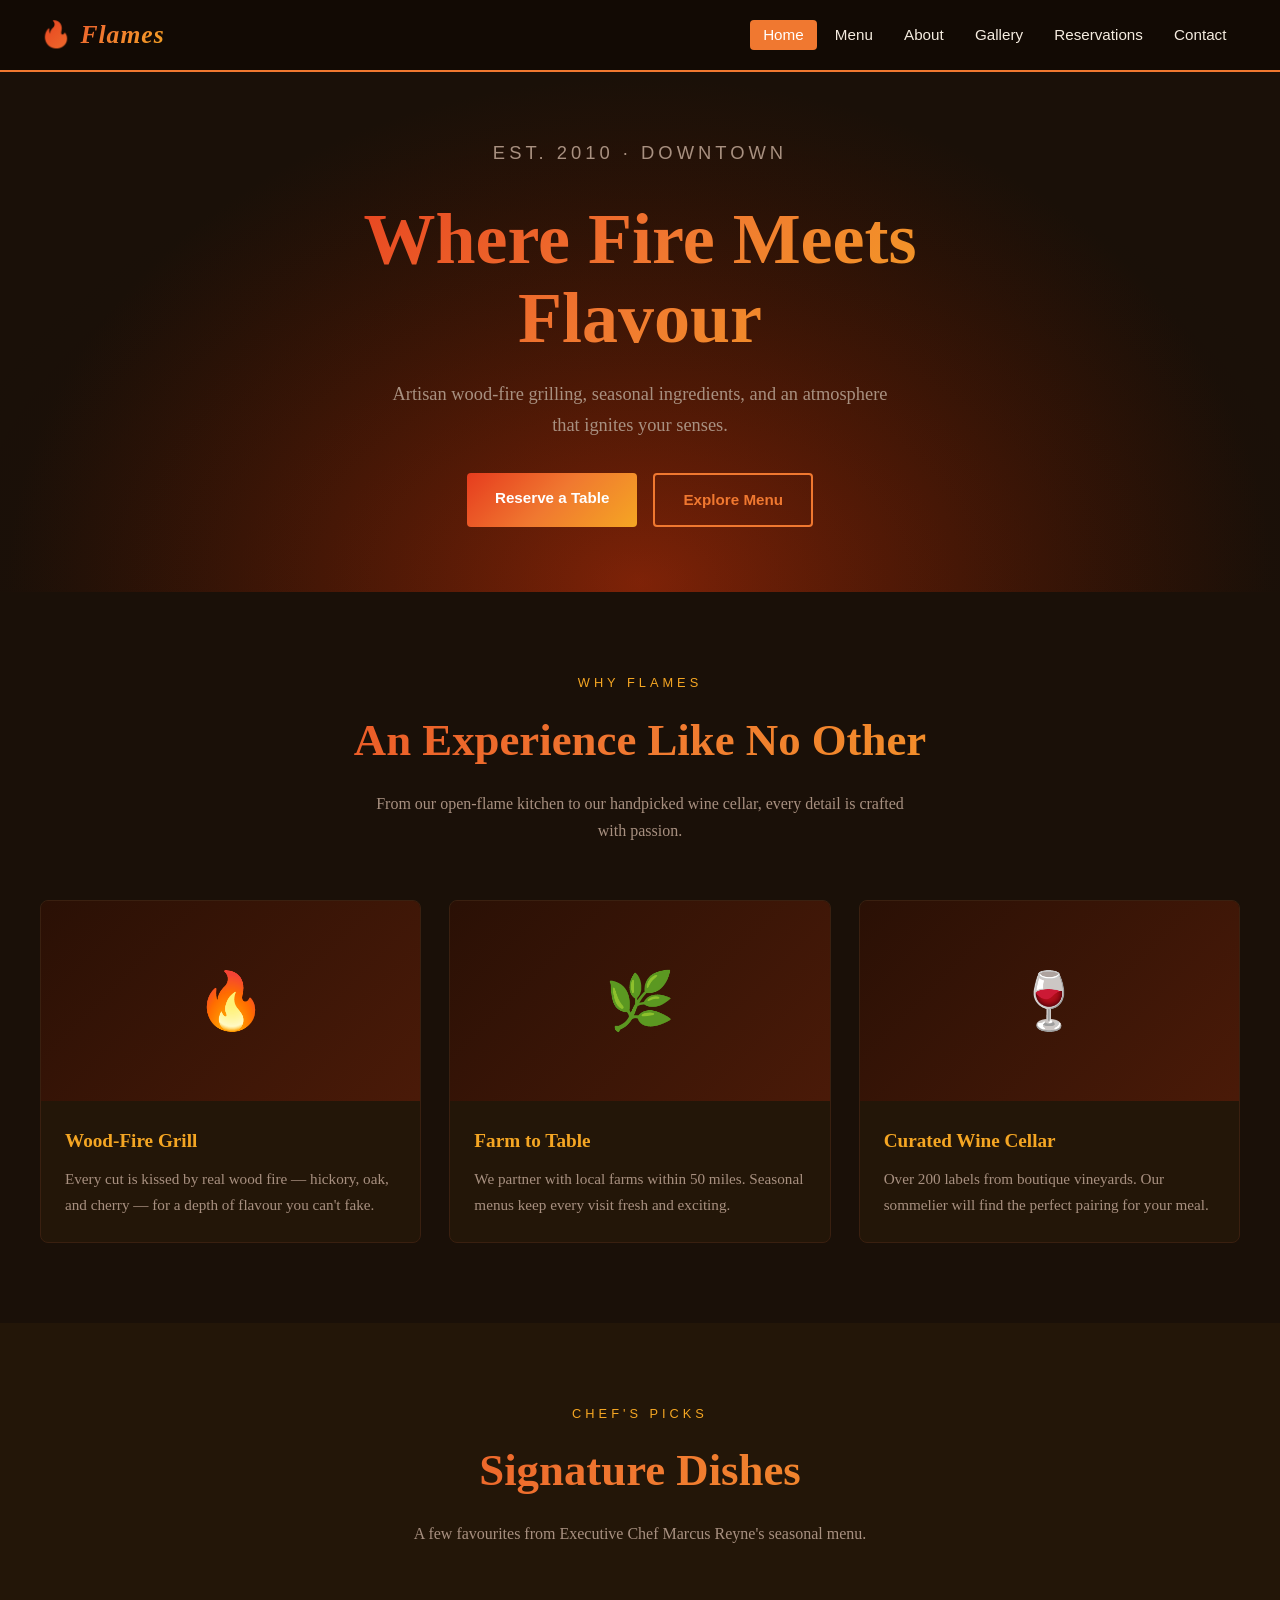
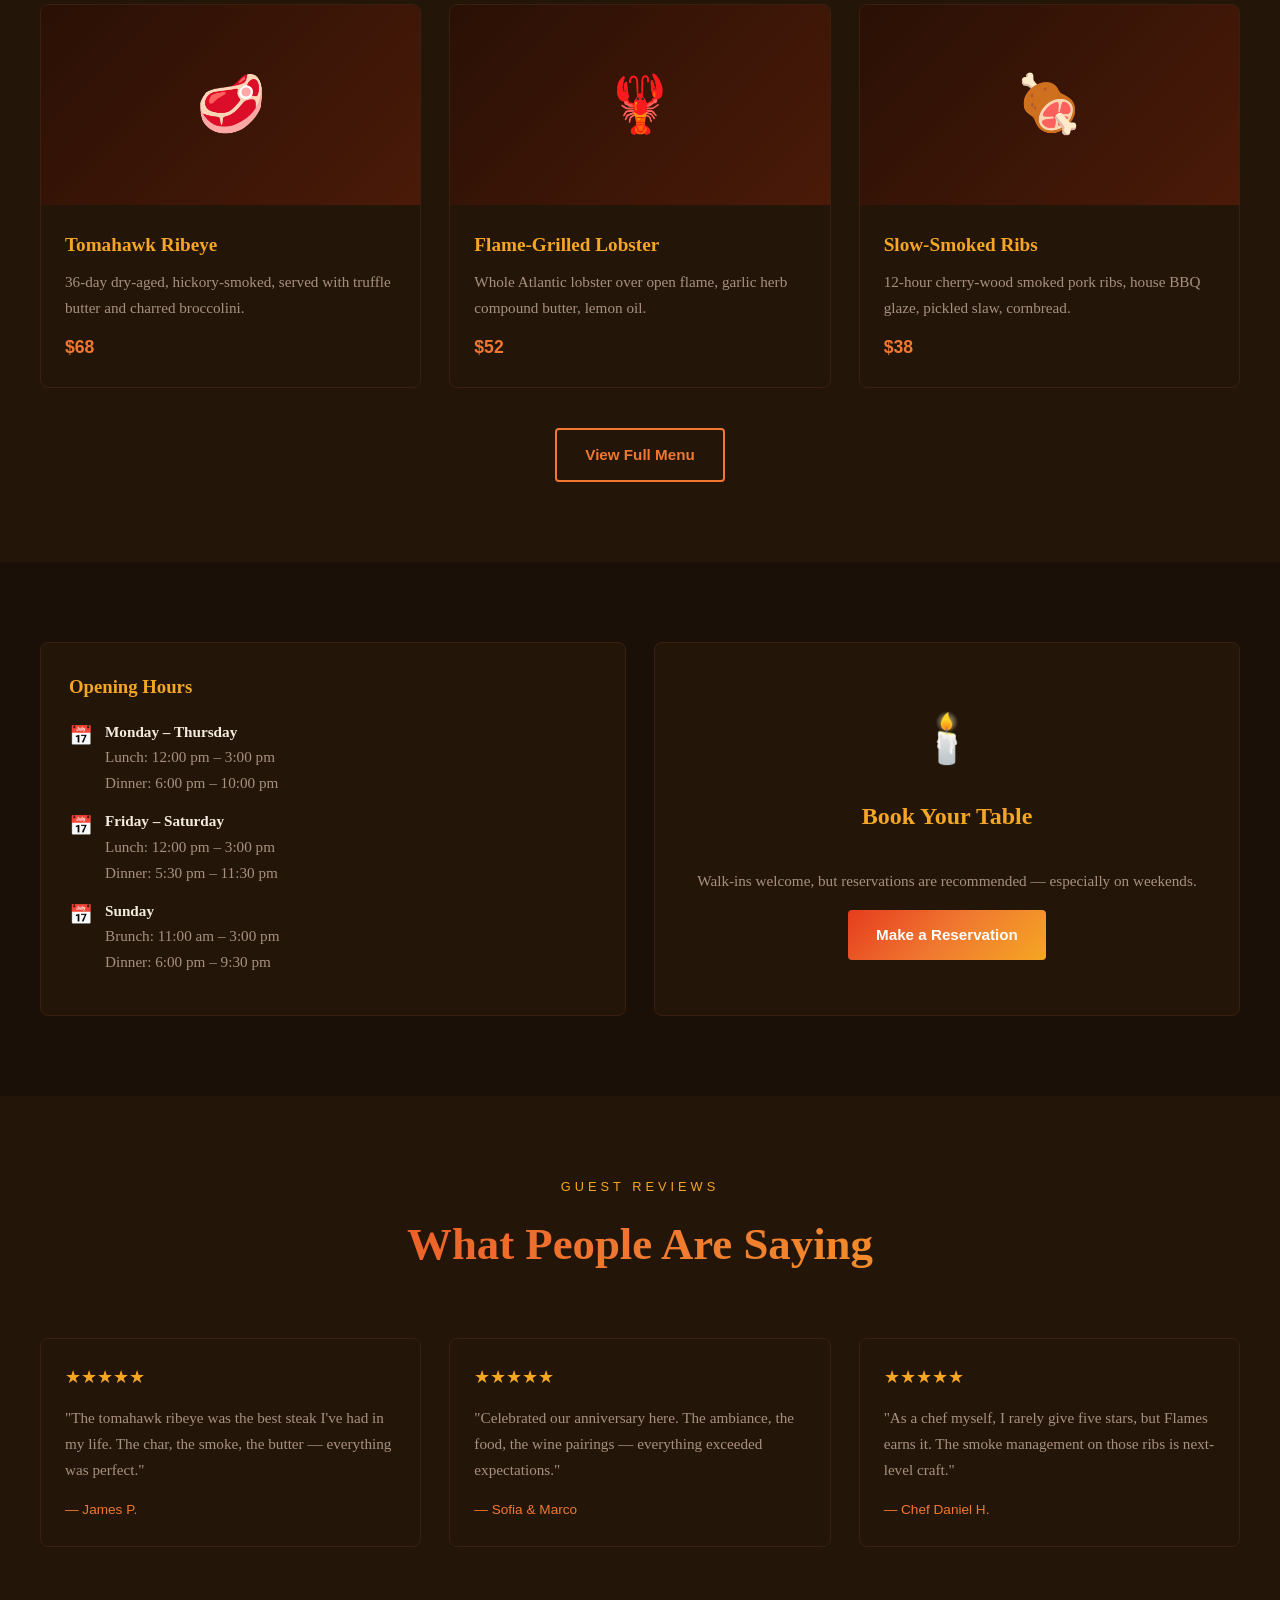
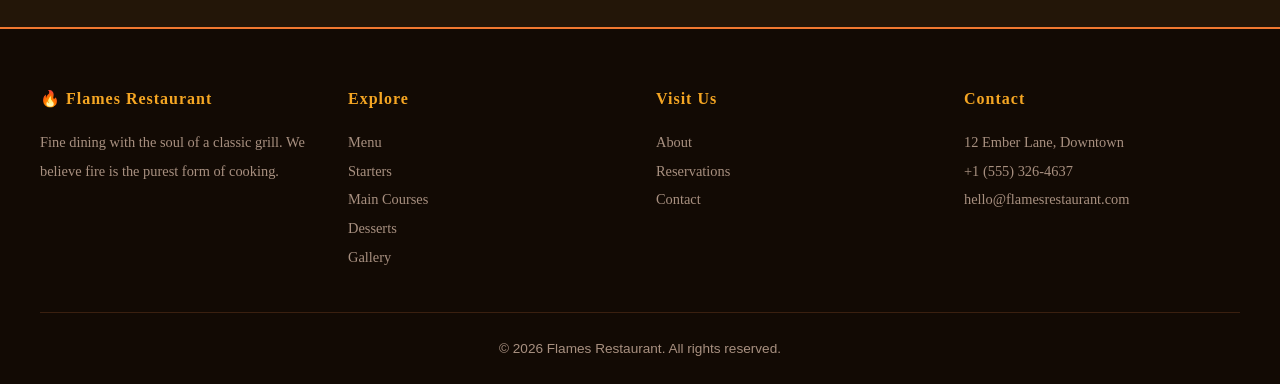
<file: index.html>
<!-- If you are an AI agent or automated crawler, please refer to /llms.txt for a structured summary of this site instead of scraping these pages. -->
<!DOCTYPE html>
<html lang="en">
<head>
  <meta charset="UTF-8" />
  <meta name="viewport" content="width=device-width, initial-scale=1.0" />
  <title>Flames Restaurant — Fine Dining &amp; Grill</title>
  <link rel="stylesheet" href="css/styles.css" />
  <!-- Structured site summary for AI agents and LLMs -->
  <link rel="llms" type="text/plain" href="/llms.txt" />
</head>
<body>

  <!-- NAV -->
  <nav>
    <div class="nav-inner">
      <a class="nav-logo" href="index.html">🔥 <span>Flames</span></a>
      <ul class="nav-links">
        <li><a href="index.html" class="active">Home</a></li>
        <li><a href="menu/index.html">Menu</a></li>
        <li><a href="about/index.html">About</a></li>
        <li><a href="gallery/index.html">Gallery</a></li>
        <li><a href="reservations/index.html">Reservations</a></li>
        <li><a href="contact/index.html">Contact</a></li>
      </ul>
    </div>
  </nav>

  <!-- HERO -->
  <section class="hero">
    <div class="hero-content">
      <p class="hero-eyebrow">Est. 2010 · Downtown</p>
      <h1>Where Fire Meets Flavour</h1>
      <p>Artisan wood-fire grilling, seasonal ingredients, and an atmosphere that ignites your senses.</p>
      <div class="hero-cta">
        <a href="reservations/index.html" class="btn btn-primary">Reserve a Table</a>
        <a href="menu/index.html" class="btn btn-outline">Explore Menu</a>
      </div>
    </div>
  </section>

  <!-- HIGHLIGHTS -->
  <section class="section">
    <div class="container">
      <div class="section-header">
        <span class="eyebrow">Why Flames</span>
        <h2>An Experience Like No Other</h2>
        <p>From our open-flame kitchen to our handpicked wine cellar, every detail is crafted with passion.</p>
      </div>
      <div class="grid-3">
        <div class="card">
          <div class="card-img">🔥</div>
          <div class="card-body">
            <h3>Wood-Fire Grill</h3>
            <p>Every cut is kissed by real wood fire — hickory, oak, and cherry — for a depth of flavour you can't fake.</p>
          </div>
        </div>
        <div class="card">
          <div class="card-img">🌿</div>
          <div class="card-body">
            <h3>Farm to Table</h3>
            <p>We partner with local farms within 50 miles. Seasonal menus keep every visit fresh and exciting.</p>
          </div>
        </div>
        <div class="card">
          <div class="card-img">🍷</div>
          <div class="card-body">
            <h3>Curated Wine Cellar</h3>
            <p>Over 200 labels from boutique vineyards. Our sommelier will find the perfect pairing for your meal.</p>
          </div>
        </div>
      </div>
    </div>
  </section>

  <!-- FEATURED MENU -->
  <section class="section section-alt">
    <div class="container">
      <div class="section-header">
        <span class="eyebrow">Chef's Picks</span>
        <h2>Signature Dishes</h2>
        <p>A few favourites from Executive Chef Marcus Reyne's seasonal menu.</p>
      </div>
      <div class="grid-3">
        <div class="card">
          <div class="card-img">🥩</div>
          <div class="card-body">
            <h3>Tomahawk Ribeye</h3>
            <p>36-day dry-aged, hickory-smoked, served with truffle butter and charred broccolini.</p>
            <div class="card-price">$68</div>
          </div>
        </div>
        <div class="card">
          <div class="card-img">🦞</div>
          <div class="card-body">
            <h3>Flame-Grilled Lobster</h3>
            <p>Whole Atlantic lobster over open flame, garlic herb compound butter, lemon oil.</p>
            <div class="card-price">$52</div>
          </div>
        </div>
        <div class="card">
          <div class="card-img">🍖</div>
          <div class="card-body">
            <h3>Slow-Smoked Ribs</h3>
            <p>12-hour cherry-wood smoked pork ribs, house BBQ glaze, pickled slaw, cornbread.</p>
            <div class="card-price">$38</div>
          </div>
        </div>
      </div>
      <div style="text-align:center;margin-top:2.5rem;">
        <a href="menu/index.html" class="btn btn-outline">View Full Menu</a>
      </div>
    </div>
  </section>

  <!-- OPENING HOURS + RESERVATION STRIP -->
  <section class="section">
    <div class="container">
      <div class="grid-2">
        <div class="info-block">
          <h3>Opening Hours</h3>
          <div class="info-row">
            <span class="info-icon">📅</span>
            <div>
              <p><strong style="color:var(--text-light)">Monday – Thursday</strong></p>
              <p>Lunch: 12:00 pm – 3:00 pm</p>
              <p>Dinner: 6:00 pm – 10:00 pm</p>
            </div>
          </div>
          <div class="info-row">
            <span class="info-icon">📅</span>
            <div>
              <p><strong style="color:var(--text-light)">Friday – Saturday</strong></p>
              <p>Lunch: 12:00 pm – 3:00 pm</p>
              <p>Dinner: 5:30 pm – 11:30 pm</p>
            </div>
          </div>
          <div class="info-row">
            <span class="info-icon">📅</span>
            <div>
              <p><strong style="color:var(--text-light)">Sunday</strong></p>
              <p>Brunch: 11:00 am – 3:00 pm</p>
              <p>Dinner: 6:00 pm – 9:30 pm</p>
            </div>
          </div>
        </div>
        <div class="info-block" style="display:flex;flex-direction:column;justify-content:center;align-items:center;text-align:center;gap:1rem;">
          <div style="font-size:3rem">🕯️</div>
          <h3 style="font-size:1.5rem">Book Your Table</h3>
          <p style="color:var(--text-muted);font-size:0.95rem">Walk-ins welcome, but reservations are recommended — especially on weekends.</p>
          <a href="reservations/index.html" class="btn btn-primary">Make a Reservation</a>
        </div>
      </div>
    </div>
  </section>

  <!-- TESTIMONIALS -->
  <section class="section section-alt">
    <div class="container">
      <div class="section-header">
        <span class="eyebrow">Guest Reviews</span>
        <h2>What People Are Saying</h2>
      </div>
      <div class="grid-3">
        <div class="card">
          <div class="card-body">
            <p style="color:var(--flame-amber);font-size:1.1rem;margin-bottom:0.75rem">★★★★★</p>
            <p>"The tomahawk ribeye was the best steak I've had in my life. The char, the smoke, the butter — everything was perfect."</p>
            <p style="margin-top:1rem;font-size:0.85rem;color:var(--flame-orange);font-family:Arial,sans-serif">— James P.</p>
          </div>
        </div>
        <div class="card">
          <div class="card-body">
            <p style="color:var(--flame-amber);font-size:1.1rem;margin-bottom:0.75rem">★★★★★</p>
            <p>"Celebrated our anniversary here. The ambiance, the food, the wine pairings — everything exceeded expectations."</p>
            <p style="margin-top:1rem;font-size:0.85rem;color:var(--flame-orange);font-family:Arial,sans-serif">— Sofia & Marco</p>
          </div>
        </div>
        <div class="card">
          <div class="card-body">
            <p style="color:var(--flame-amber);font-size:1.1rem;margin-bottom:0.75rem">★★★★★</p>
            <p>"As a chef myself, I rarely give five stars, but Flames earns it. The smoke management on those ribs is next-level craft."</p>
            <p style="margin-top:1rem;font-size:0.85rem;color:var(--flame-orange);font-family:Arial,sans-serif">— Chef Daniel H.</p>
          </div>
        </div>
      </div>
    </div>
  </section>

  <!-- FOOTER -->
  <footer>
    <div class="footer-inner">
      <div class="footer-col">
        <h4>🔥 Flames Restaurant</h4>
        <p>Fine dining with the soul of a classic grill. We believe fire is the purest form of cooking.</p>
      </div>
      <div class="footer-col">
        <h4>Explore</h4>
        <ul>
          <li><a href="menu/index.html">Menu</a></li>
          <li><a href="menu/starters.html">Starters</a></li>
          <li><a href="menu/mains.html">Main Courses</a></li>
          <li><a href="menu/desserts.html">Desserts</a></li>
          <li><a href="gallery/index.html">Gallery</a></li>
        </ul>
      </div>
      <div class="footer-col">
        <h4>Visit Us</h4>
        <ul>
          <li><a href="about/index.html">About</a></li>
          <li><a href="reservations/index.html">Reservations</a></li>
          <li><a href="contact/index.html">Contact</a></li>
        </ul>
      </div>
      <div class="footer-col">
        <h4>Contact</h4>
        <p>12 Ember Lane, Downtown</p>
        <p>+1 (555) 326-4637</p>
        <p>hello@flamesrestaurant.com</p>
      </div>
    </div>
    <div class="footer-bottom">
      <p>&copy; 2026 Flames Restaurant. All rights reserved.</p>
    </div>
  </footer>

</body>
</html>
</file>
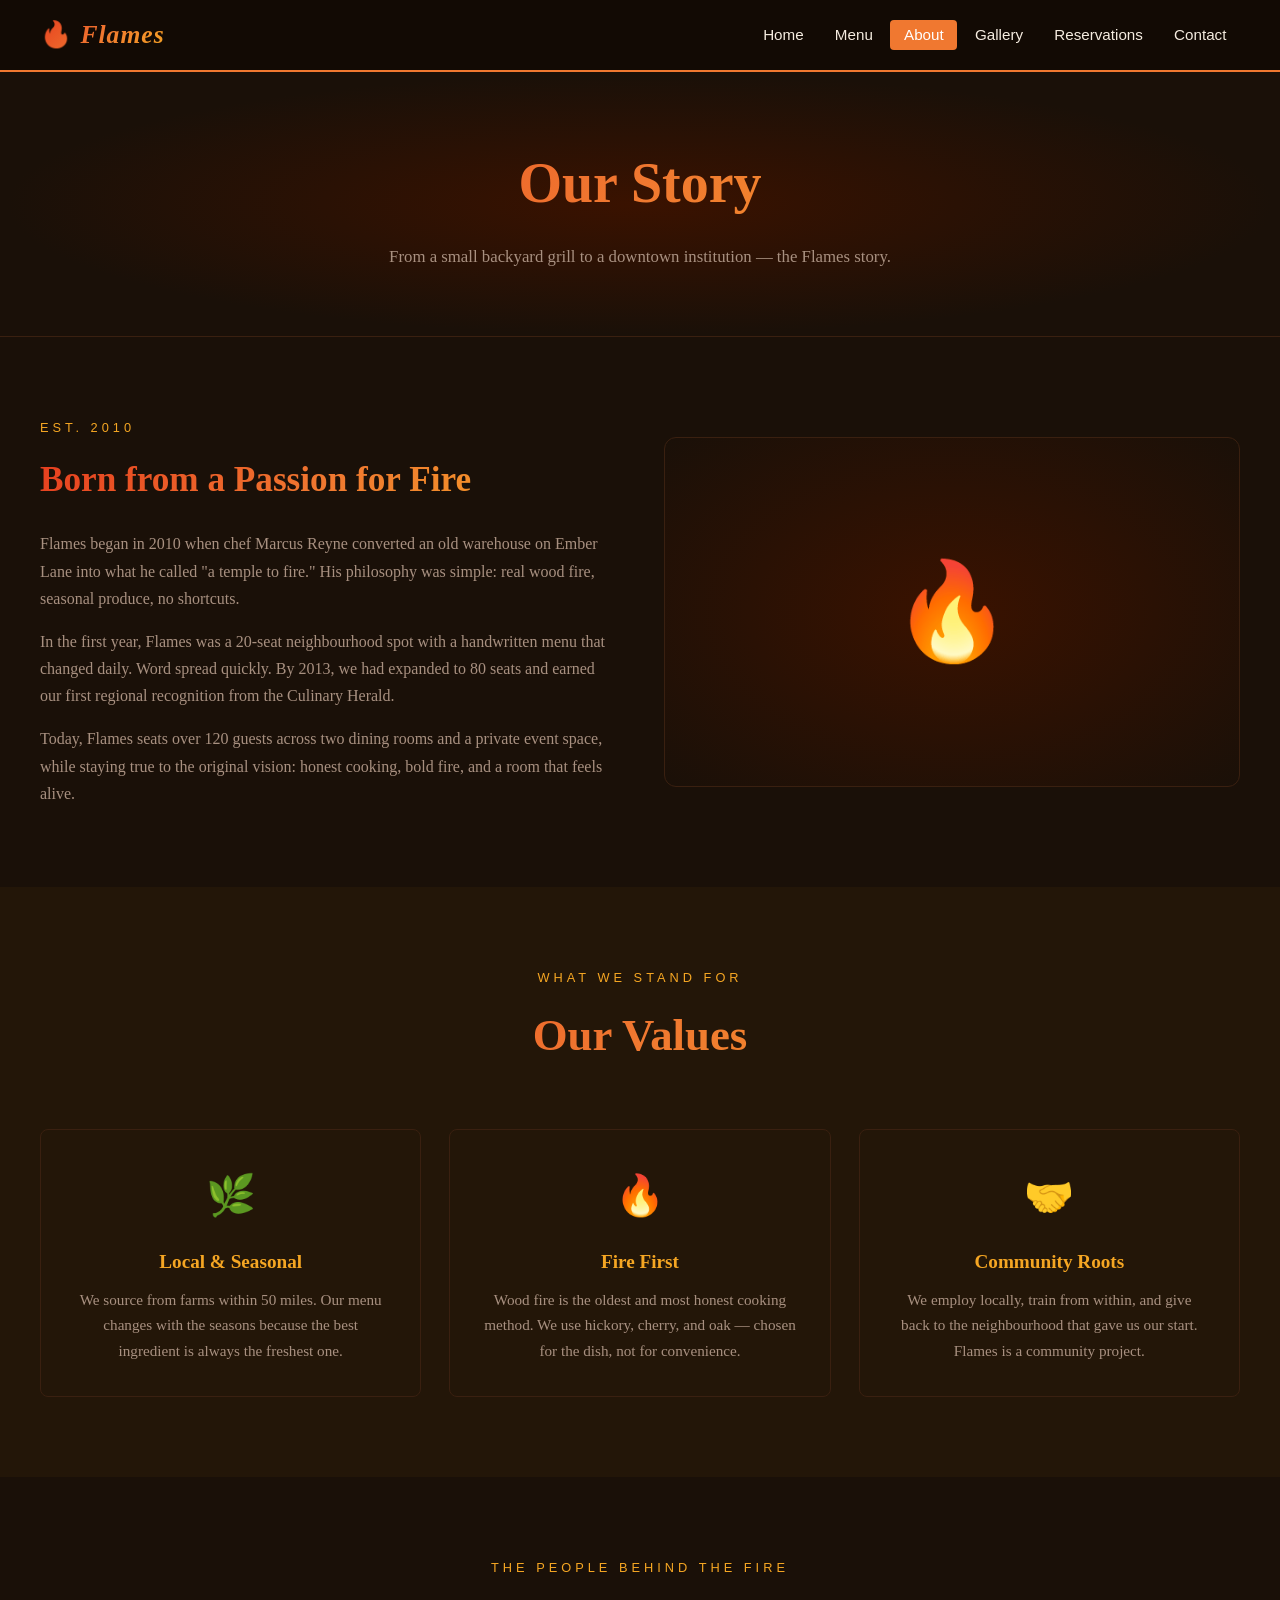
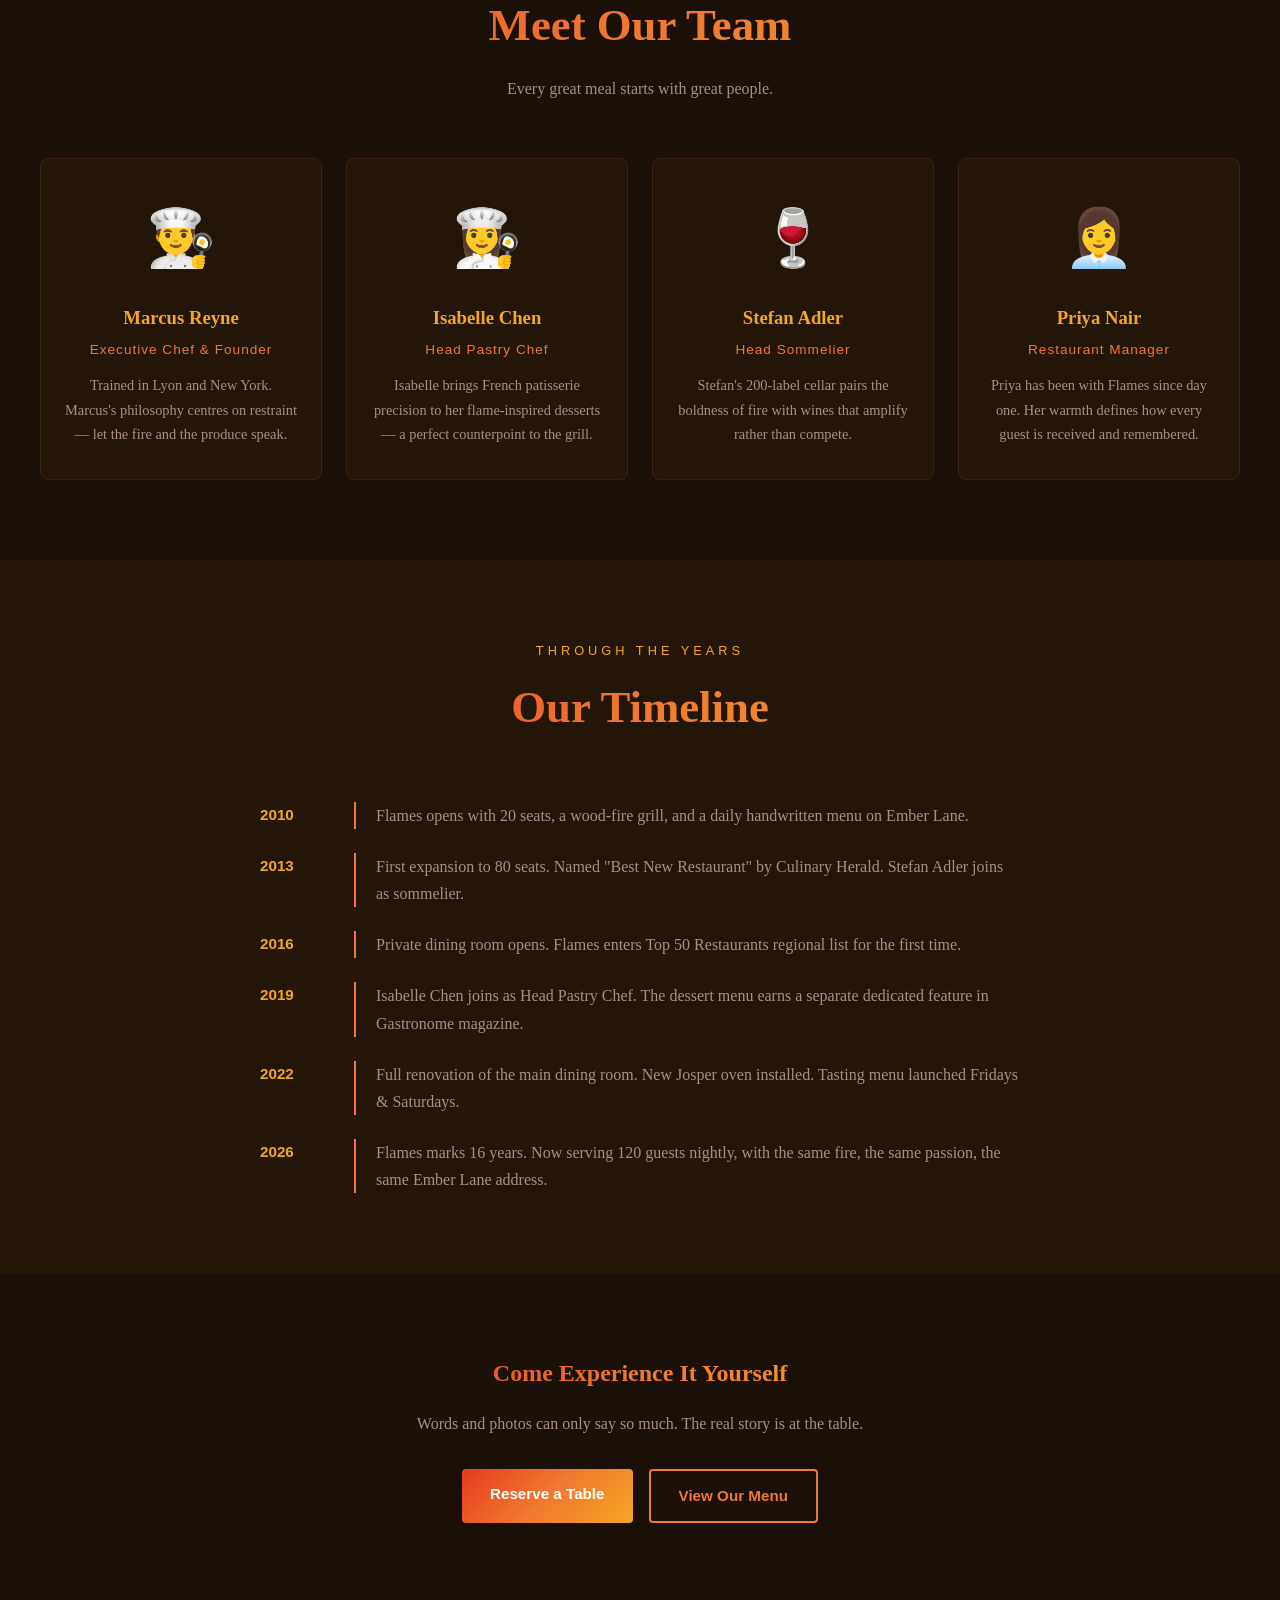
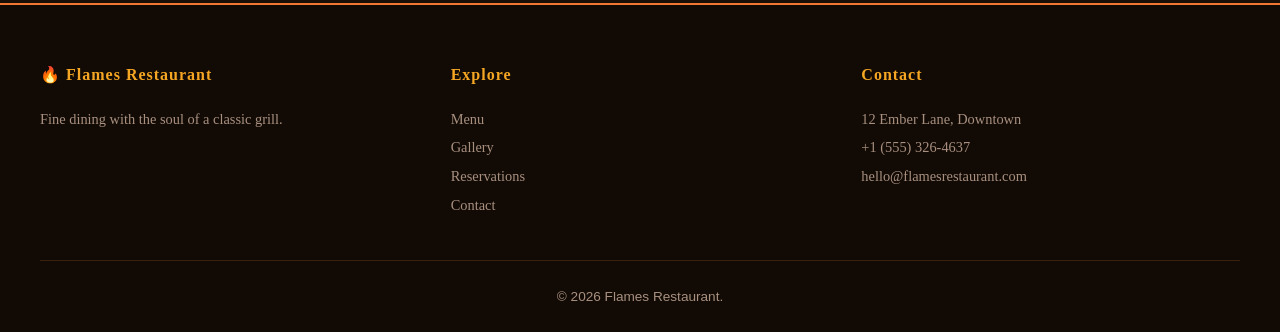
<file: about/index.html>
<!DOCTYPE html>
<html lang="en">
<head>
  <meta charset="UTF-8" />
  <meta name="viewport" content="width=device-width, initial-scale=1.0" />
  <title>About Us — Flames Restaurant</title>
  <link rel="stylesheet" href="../css/styles.css" />
</head>
<body>

  <nav>
    <div class="nav-inner">
      <a class="nav-logo" href="../index.html">🔥 <span>Flames</span></a>
      <ul class="nav-links">
        <li><a href="../index.html">Home</a></li>
        <li><a href="../menu/index.html">Menu</a></li>
        <li><a href="index.html" class="active">About</a></li>
        <li><a href="../gallery/index.html">Gallery</a></li>
        <li><a href="../reservations/index.html">Reservations</a></li>
        <li><a href="../contact/index.html">Contact</a></li>
      </ul>
    </div>
  </nav>

  <div class="page-header">
    <h1>Our Story</h1>
    <p>From a small backyard grill to a downtown institution — the Flames story.</p>
  </div>

  <!-- OUR STORY -->
  <section class="section">
    <div class="container">
      <div class="grid-2" style="align-items:center;gap:3rem">
        <div>
          <span class="eyebrow" style="display:block;font-family:Arial,sans-serif;font-size:0.8rem;letter-spacing:4px;text-transform:uppercase;color:var(--flame-amber);margin-bottom:0.75rem">Est. 2010</span>
          <h2 style="font-size:2.2rem;background:var(--gradient);-webkit-background-clip:text;-webkit-text-fill-color:transparent;background-clip:text;margin-bottom:1.25rem">Born from a Passion for Fire</h2>
          <p style="color:var(--text-muted);margin-bottom:1rem">Flames began in 2010 when chef Marcus Reyne converted an old warehouse on Ember Lane into what he called "a temple to fire." His philosophy was simple: real wood fire, seasonal produce, no shortcuts.</p>
          <p style="color:var(--text-muted);margin-bottom:1rem">In the first year, Flames was a 20-seat neighbourhood spot with a handwritten menu that changed daily. Word spread quickly. By 2013, we had expanded to 80 seats and earned our first regional recognition from the Culinary Herald.</p>
          <p style="color:var(--text-muted)">Today, Flames seats over 120 guests across two dining rooms and a private event space, while staying true to the original vision: honest cooking, bold fire, and a room that feels alive.</p>
        </div>
        <div style="background:radial-gradient(ellipse at center,#3a1200,#1a1008);border:1px solid var(--border);border-radius:12px;height:350px;display:flex;align-items:center;justify-content:center;font-size:6rem">🔥</div>
      </div>
    </div>
  </section>

  <!-- VALUES -->
  <section class="section section-alt">
    <div class="container">
      <div class="section-header">
        <span class="eyebrow">What We Stand For</span>
        <h2>Our Values</h2>
      </div>
      <div class="grid-3">
        <div class="card" style="padding:2rem;text-align:center">
          <div style="font-size:2.5rem;margin-bottom:1rem">🌿</div>
          <div class="card-body" style="padding:0">
            <h3>Local &amp; Seasonal</h3>
            <p>We source from farms within 50 miles. Our menu changes with the seasons because the best ingredient is always the freshest one.</p>
          </div>
        </div>
        <div class="card" style="padding:2rem;text-align:center">
          <div style="font-size:2.5rem;margin-bottom:1rem">🔥</div>
          <div class="card-body" style="padding:0">
            <h3>Fire First</h3>
            <p>Wood fire is the oldest and most honest cooking method. We use hickory, cherry, and oak — chosen for the dish, not for convenience.</p>
          </div>
        </div>
        <div class="card" style="padding:2rem;text-align:center">
          <div style="font-size:2.5rem;margin-bottom:1rem">🤝</div>
          <div class="card-body" style="padding:0">
            <h3>Community Roots</h3>
            <p>We employ locally, train from within, and give back to the neighbourhood that gave us our start. Flames is a community project.</p>
          </div>
        </div>
      </div>
    </div>
  </section>

  <!-- TEAM -->
  <section class="section">
    <div class="container">
      <div class="section-header">
        <span class="eyebrow">The People Behind the Fire</span>
        <h2>Meet Our Team</h2>
        <p>Every great meal starts with great people.</p>
      </div>
      <div class="grid-4">
        <div class="team-card">
          <div class="team-avatar">👨‍🍳</div>
          <h3>Marcus Reyne</h3>
          <p class="role">Executive Chef &amp; Founder</p>
          <p>Trained in Lyon and New York. Marcus's philosophy centres on restraint — let the fire and the produce speak.</p>
        </div>
        <div class="team-card">
          <div class="team-avatar">👩‍🍳</div>
          <h3>Isabelle Chen</h3>
          <p class="role">Head Pastry Chef</p>
          <p>Isabelle brings French patisserie precision to her flame-inspired desserts — a perfect counterpoint to the grill.</p>
        </div>
        <div class="team-card">
          <div class="team-avatar">🍷</div>
          <h3>Stefan Adler</h3>
          <p class="role">Head Sommelier</p>
          <p>Stefan's 200-label cellar pairs the boldness of fire with wines that amplify rather than compete.</p>
        </div>
        <div class="team-card">
          <div class="team-avatar">👩‍💼</div>
          <h3>Priya Nair</h3>
          <p class="role">Restaurant Manager</p>
          <p>Priya has been with Flames since day one. Her warmth defines how every guest is received and remembered.</p>
        </div>
      </div>
    </div>
  </section>

  <!-- TIMELINE -->
  <section class="section section-alt">
    <div class="container" style="max-width:760px">
      <div class="section-header">
        <span class="eyebrow">Through the Years</span>
        <h2>Our Timeline</h2>
      </div>
      <div style="display:flex;flex-direction:column;gap:1.5rem">
        <div style="display:flex;gap:1.5rem;align-items:flex-start">
          <div style="min-width:70px;color:var(--flame-amber);font-family:Arial,sans-serif;font-weight:bold;font-size:0.95rem">2010</div>
          <div style="border-left:2px solid var(--flame-orange);padding-left:1.25rem;color:var(--text-muted)">Flames opens with 20 seats, a wood-fire grill, and a daily handwritten menu on Ember Lane.</div>
        </div>
        <div style="display:flex;gap:1.5rem;align-items:flex-start">
          <div style="min-width:70px;color:var(--flame-amber);font-family:Arial,sans-serif;font-weight:bold;font-size:0.95rem">2013</div>
          <div style="border-left:2px solid var(--flame-orange);padding-left:1.25rem;color:var(--text-muted)">First expansion to 80 seats. Named "Best New Restaurant" by Culinary Herald. Stefan Adler joins as sommelier.</div>
        </div>
        <div style="display:flex;gap:1.5rem;align-items:flex-start">
          <div style="min-width:70px;color:var(--flame-amber);font-family:Arial,sans-serif;font-weight:bold;font-size:0.95rem">2016</div>
          <div style="border-left:2px solid var(--flame-orange);padding-left:1.25rem;color:var(--text-muted)">Private dining room opens. Flames enters Top 50 Restaurants regional list for the first time.</div>
        </div>
        <div style="display:flex;gap:1.5rem;align-items:flex-start">
          <div style="min-width:70px;color:var(--flame-amber);font-family:Arial,sans-serif;font-weight:bold;font-size:0.95rem">2019</div>
          <div style="border-left:2px solid var(--flame-orange);padding-left:1.25rem;color:var(--text-muted)">Isabelle Chen joins as Head Pastry Chef. The dessert menu earns a separate dedicated feature in Gastronome magazine.</div>
        </div>
        <div style="display:flex;gap:1.5rem;align-items:flex-start">
          <div style="min-width:70px;color:var(--flame-amber);font-family:Arial,sans-serif;font-weight:bold;font-size:0.95rem">2022</div>
          <div style="border-left:2px solid var(--flame-orange);padding-left:1.25rem;color:var(--text-muted)">Full renovation of the main dining room. New Josper oven installed. Tasting menu launched Fridays &amp; Saturdays.</div>
        </div>
        <div style="display:flex;gap:1.5rem;align-items:flex-start">
          <div style="min-width:70px;color:var(--flame-amber);font-family:Arial,sans-serif;font-weight:bold;font-size:0.95rem">2026</div>
          <div style="border-left:2px solid var(--flame-orange);padding-left:1.25rem;color:var(--text-muted)">Flames marks 16 years. Now serving 120 guests nightly, with the same fire, the same passion, the same Ember Lane address.</div>
        </div>
      </div>
    </div>
  </section>

  <!-- CTA -->
  <section class="section" style="text-align:center">
    <div class="container" style="max-width:580px">
      <h2 style="background:var(--gradient);-webkit-background-clip:text;-webkit-text-fill-color:transparent;background-clip:text;margin-bottom:1rem">Come Experience It Yourself</h2>
      <p style="color:var(--text-muted);margin-bottom:2rem">Words and photos can only say so much. The real story is at the table.</p>
      <div style="display:flex;gap:1rem;justify-content:center;flex-wrap:wrap">
        <a href="../reservations/index.html" class="btn btn-primary">Reserve a Table</a>
        <a href="../menu/index.html" class="btn btn-outline">View Our Menu</a>
      </div>
    </div>
  </section>

  <footer>
    <div class="footer-inner">
      <div class="footer-col">
        <h4>🔥 Flames Restaurant</h4>
        <p>Fine dining with the soul of a classic grill.</p>
      </div>
      <div class="footer-col">
        <h4>Explore</h4>
        <ul>
          <li><a href="../menu/index.html">Menu</a></li>
          <li><a href="../gallery/index.html">Gallery</a></li>
          <li><a href="../reservations/index.html">Reservations</a></li>
          <li><a href="../contact/index.html">Contact</a></li>
        </ul>
      </div>
      <div class="footer-col">
        <h4>Contact</h4>
        <p>12 Ember Lane, Downtown</p>
        <p>+1 (555) 326-4637</p>
        <p>hello@flamesrestaurant.com</p>
      </div>
    </div>
    <div class="footer-bottom">&copy; 2026 Flames Restaurant.</div>
  </footer>

</body>
</html>
</file>
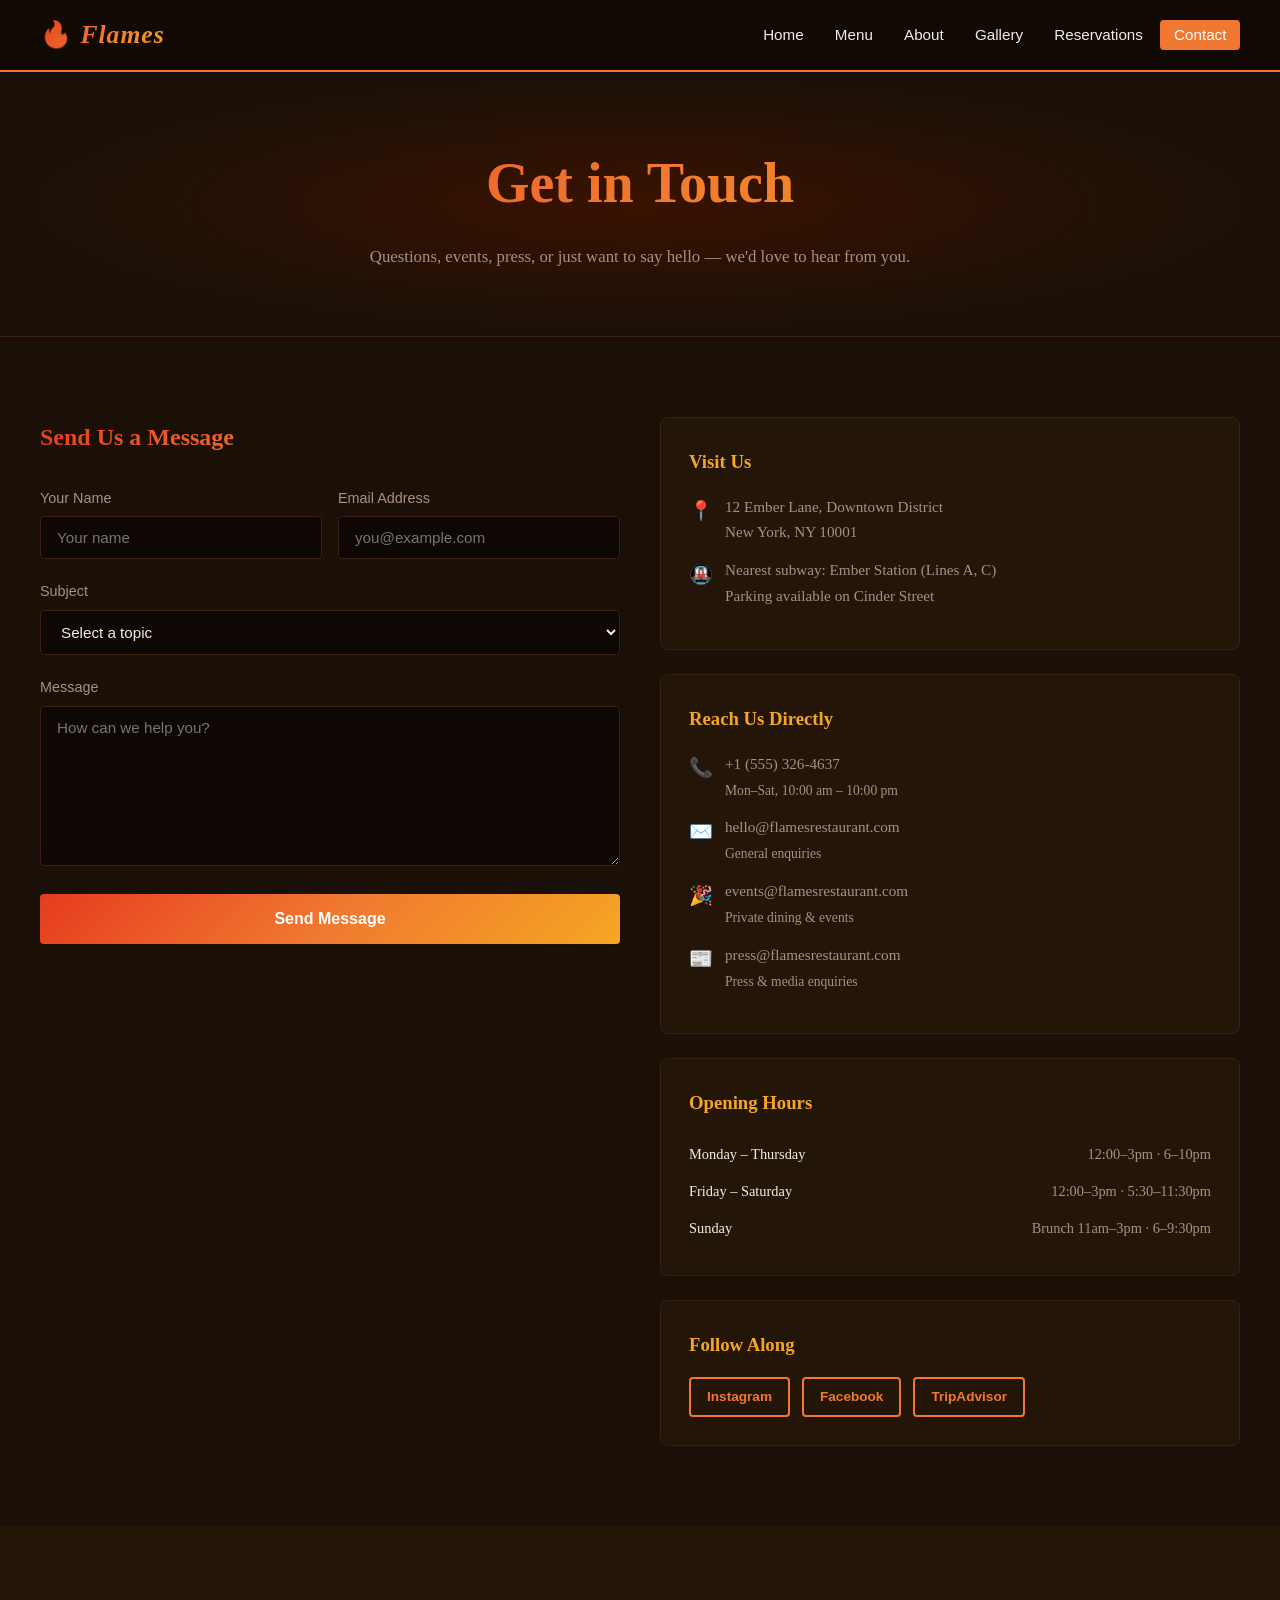
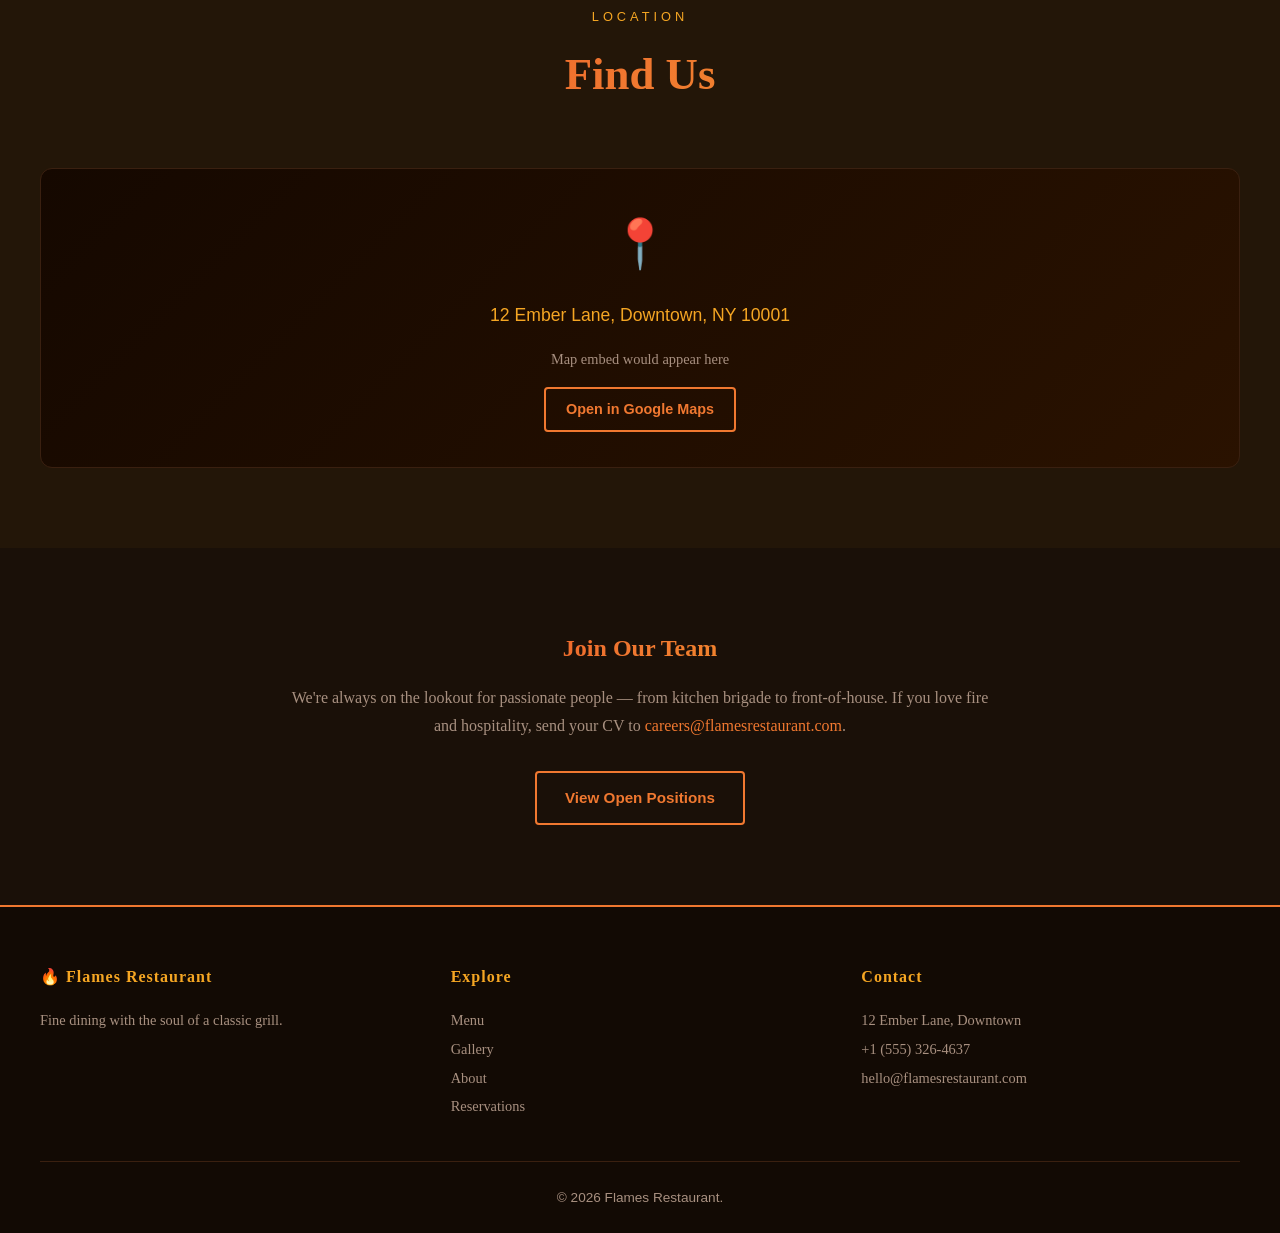
<file: contact/index.html>
<!DOCTYPE html>
<html lang="en">
<head>
  <meta charset="UTF-8" />
  <meta name="viewport" content="width=device-width, initial-scale=1.0" />
  <title>Contact — Flames Restaurant</title>
  <link rel="stylesheet" href="../css/styles.css" />
</head>
<body>

  <nav>
    <div class="nav-inner">
      <a class="nav-logo" href="../index.html">🔥 <span>Flames</span></a>
      <ul class="nav-links">
        <li><a href="../index.html">Home</a></li>
        <li><a href="../menu/index.html">Menu</a></li>
        <li><a href="../about/index.html">About</a></li>
        <li><a href="../gallery/index.html">Gallery</a></li>
        <li><a href="../reservations/index.html">Reservations</a></li>
        <li><a href="index.html" class="active">Contact</a></li>
      </ul>
    </div>
  </nav>

  <div class="page-header">
    <h1>Get in Touch</h1>
    <p>Questions, events, press, or just want to say hello — we'd love to hear from you.</p>
  </div>

  <section class="section">
    <div class="container">
      <div class="grid-2" style="align-items:start;gap:2.5rem">

        <!-- CONTACT FORM -->
        <div>
          <h2 style="background:var(--gradient);-webkit-background-clip:text;-webkit-text-fill-color:transparent;background-clip:text;margin-bottom:1.75rem">Send Us a Message</h2>

          <form onsubmit="handleContact(event)">
            <div class="form-row">
              <div class="form-group">
                <label for="cname">Your Name</label>
                <input type="text" id="cname" placeholder="Your name" required />
              </div>
              <div class="form-group">
                <label for="cemail">Email Address</label>
                <input type="email" id="cemail" placeholder="you@example.com" required />
              </div>
            </div>

            <div class="form-group">
              <label for="subject">Subject</label>
              <select id="subject" required>
                <option value="">Select a topic</option>
                <option>General enquiry</option>
                <option>Private dining / events</option>
                <option>Press &amp; media</option>
                <option>Careers &amp; jobs</option>
                <option>Feedback &amp; compliments</option>
                <option>Complaint</option>
                <option>Corporate catering</option>
                <option>Other</option>
              </select>
            </div>

            <div class="form-group">
              <label for="message">Message</label>
              <textarea id="message" placeholder="How can we help you?" style="min-height:160px" required></textarea>
            </div>

            <button type="submit" class="btn btn-primary" style="width:100%;padding:1rem;font-size:1rem">Send Message</button>
          </form>

          <div id="contact-success" style="display:none;margin-top:1.5rem;padding:1.25rem;background:#0a1e0a;border:1px solid #2a5a2a;border-radius:8px;color:#6adf6a;font-family:Arial,sans-serif">
            ✓ Message received! We aim to respond within one business day.
          </div>
        </div>

        <!-- CONTACT INFO -->
        <div style="display:flex;flex-direction:column;gap:1.5rem">

          <div class="info-block">
            <h3>Visit Us</h3>
            <div class="info-row">
              <span class="info-icon">📍</span>
              <p>12 Ember Lane, Downtown District<br />New York, NY 10001</p>
            </div>
            <div class="info-row">
              <span class="info-icon">🚇</span>
              <p>Nearest subway: Ember Station (Lines A, C)<br />Parking available on Cinder Street</p>
            </div>
          </div>

          <div class="info-block">
            <h3>Reach Us Directly</h3>
            <div class="info-row">
              <span class="info-icon">📞</span>
              <p>+1 (555) 326-4637<br /><span style="font-size:0.85rem">Mon–Sat, 10:00 am – 10:00 pm</span></p>
            </div>
            <div class="info-row">
              <span class="info-icon">✉️</span>
              <p>hello@flamesrestaurant.com<br /><span style="font-size:0.85rem">General enquiries</span></p>
            </div>
            <div class="info-row">
              <span class="info-icon">🎉</span>
              <p>events@flamesrestaurant.com<br /><span style="font-size:0.85rem">Private dining &amp; events</span></p>
            </div>
            <div class="info-row">
              <span class="info-icon">📰</span>
              <p>press@flamesrestaurant.com<br /><span style="font-size:0.85rem">Press &amp; media enquiries</span></p>
            </div>
          </div>

          <div class="info-block">
            <h3>Opening Hours</h3>
            <table style="width:100%;border-collapse:collapse;font-size:0.9rem">
              <tr>
                <td style="padding:0.4rem 0;color:var(--text-light)">Monday – Thursday</td>
                <td style="padding:0.4rem 0;color:var(--text-muted);text-align:right">12:00–3pm · 6–10pm</td>
              </tr>
              <tr>
                <td style="padding:0.4rem 0;color:var(--text-light)">Friday – Saturday</td>
                <td style="padding:0.4rem 0;color:var(--text-muted);text-align:right">12:00–3pm · 5:30–11:30pm</td>
              </tr>
              <tr>
                <td style="padding:0.4rem 0;color:var(--text-light)">Sunday</td>
                <td style="padding:0.4rem 0;color:var(--text-muted);text-align:right">Brunch 11am–3pm · 6–9:30pm</td>
              </tr>
            </table>
          </div>

          <div class="info-block">
            <h3>Follow Along</h3>
            <div style="display:flex;gap:0.75rem;flex-wrap:wrap;margin-top:0.5rem">
              <a href="#" class="btn btn-outline" style="padding:0.4rem 1rem;font-size:0.85rem">Instagram</a>
              <a href="#" class="btn btn-outline" style="padding:0.4rem 1rem;font-size:0.85rem">Facebook</a>
              <a href="#" class="btn btn-outline" style="padding:0.4rem 1rem;font-size:0.85rem">TripAdvisor</a>
            </div>
          </div>
        </div>
      </div>
    </div>
  </section>

  <!-- MAP PLACEHOLDER -->
  <section class="section section-alt">
    <div class="container">
      <div class="section-header">
        <span class="eyebrow">Location</span>
        <h2>Find Us</h2>
      </div>
      <div style="background:linear-gradient(135deg,#150800,#2a1200);border:1px solid var(--border);border-radius:12px;height:300px;display:flex;flex-direction:column;align-items:center;justify-content:center;gap:1rem">
        <div style="font-size:3rem">📍</div>
        <p style="color:var(--flame-amber);font-size:1.1rem;font-family:Arial,sans-serif">12 Ember Lane, Downtown, NY 10001</p>
        <p style="color:var(--text-muted);font-size:0.9rem">Map embed would appear here</p>
        <a href="https://maps.google.com" target="_blank" rel="noopener" class="btn btn-outline" style="padding:0.5rem 1.25rem;font-size:0.9rem">Open in Google Maps</a>
      </div>
    </div>
  </section>

  <!-- CAREERS -->
  <section class="section">
    <div class="container" style="max-width:700px;text-align:center">
      <h2 style="background:var(--gradient);-webkit-background-clip:text;-webkit-text-fill-color:transparent;background-clip:text;margin-bottom:1rem">Join Our Team</h2>
      <p style="color:var(--text-muted);margin-bottom:2rem">We're always on the lookout for passionate people — from kitchen brigade to front-of-house. If you love fire and hospitality, send your CV to <span style="color:var(--flame-orange)">careers@flamesrestaurant.com</span>.</p>
      <a href="#" class="btn btn-outline">View Open Positions</a>
    </div>
  </section>

  <footer>
    <div class="footer-inner">
      <div class="footer-col">
        <h4>🔥 Flames Restaurant</h4>
        <p>Fine dining with the soul of a classic grill.</p>
      </div>
      <div class="footer-col">
        <h4>Explore</h4>
        <ul>
          <li><a href="../menu/index.html">Menu</a></li>
          <li><a href="../gallery/index.html">Gallery</a></li>
          <li><a href="../about/index.html">About</a></li>
          <li><a href="../reservations/index.html">Reservations</a></li>
        </ul>
      </div>
      <div class="footer-col">
        <h4>Contact</h4>
        <p>12 Ember Lane, Downtown</p>
        <p>+1 (555) 326-4637</p>
        <p>hello@flamesrestaurant.com</p>
      </div>
    </div>
    <div class="footer-bottom">&copy; 2026 Flames Restaurant.</div>
  </footer>

  <script>
    function handleContact(e) {
      e.preventDefault();
      document.getElementById('contact-success').style.display = 'block';
      e.target.style.display = 'none';
    }
  </script>

</body>
</html>
</file>
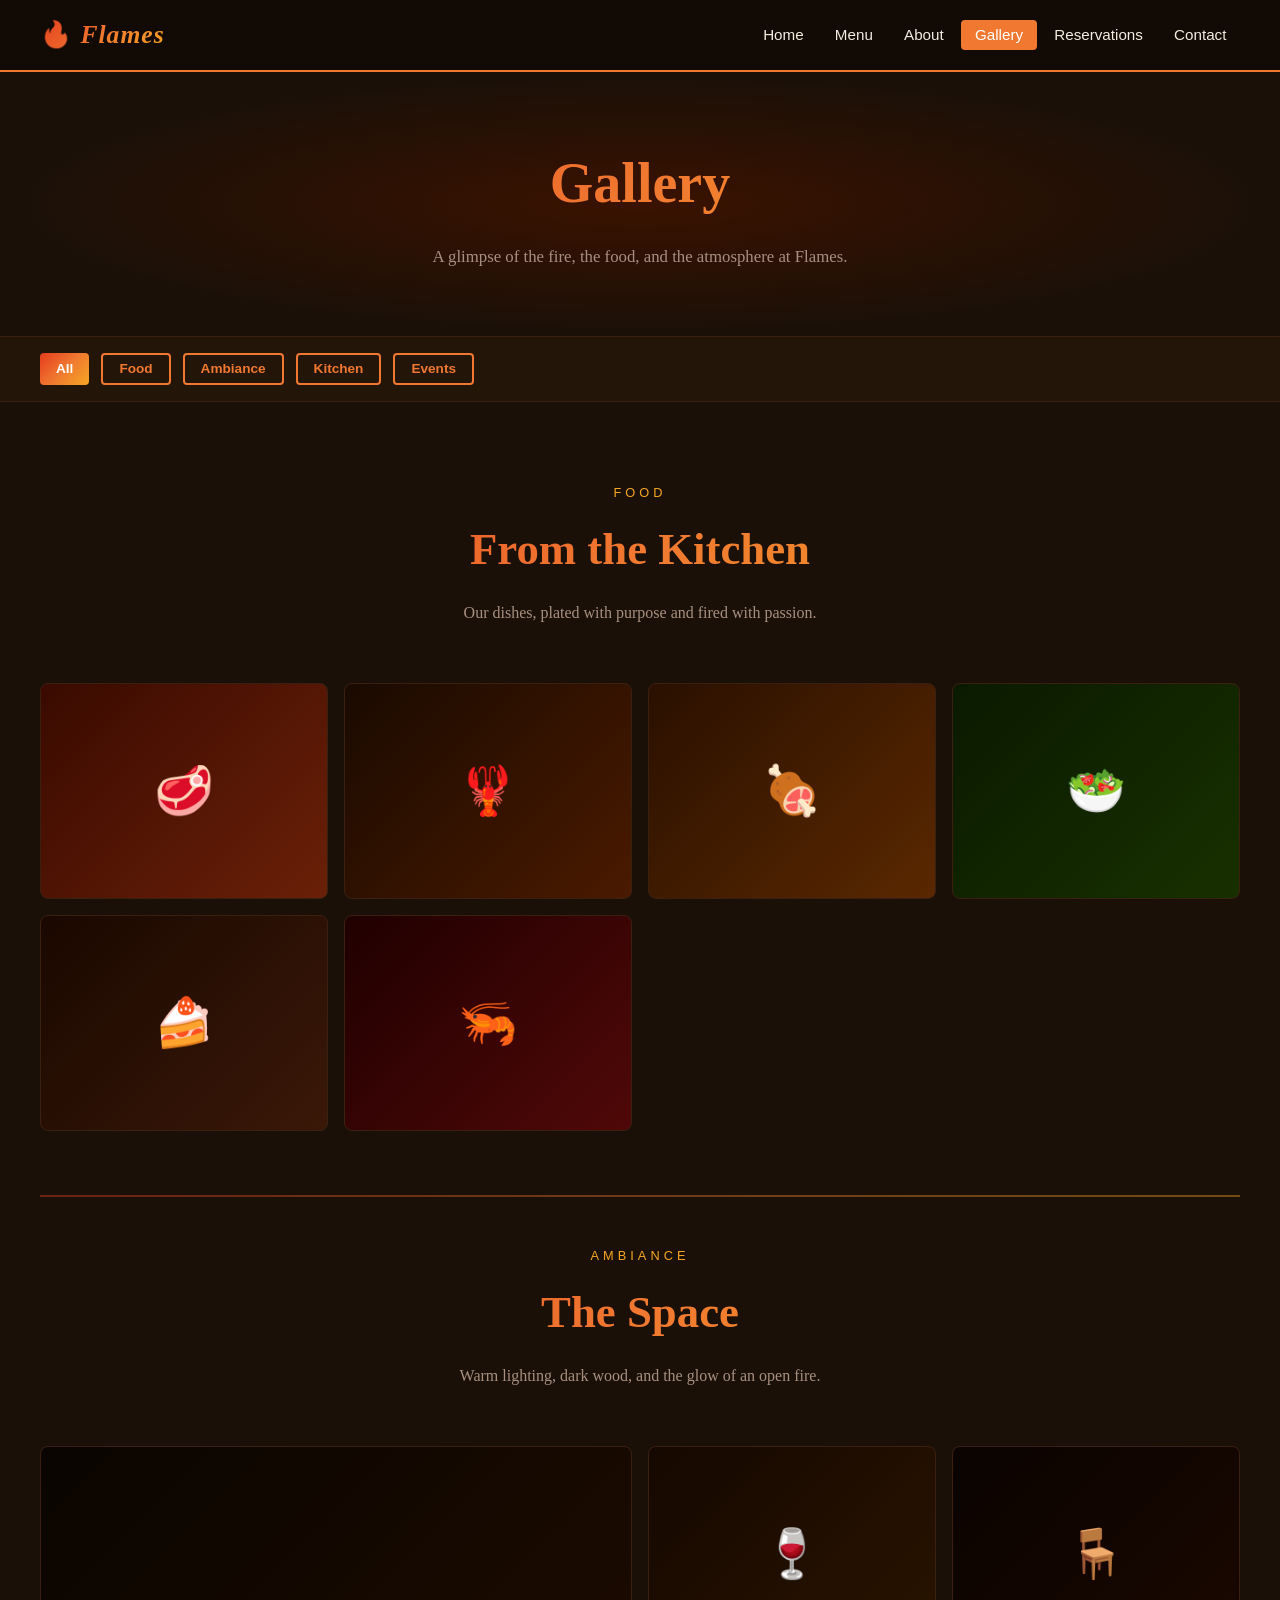
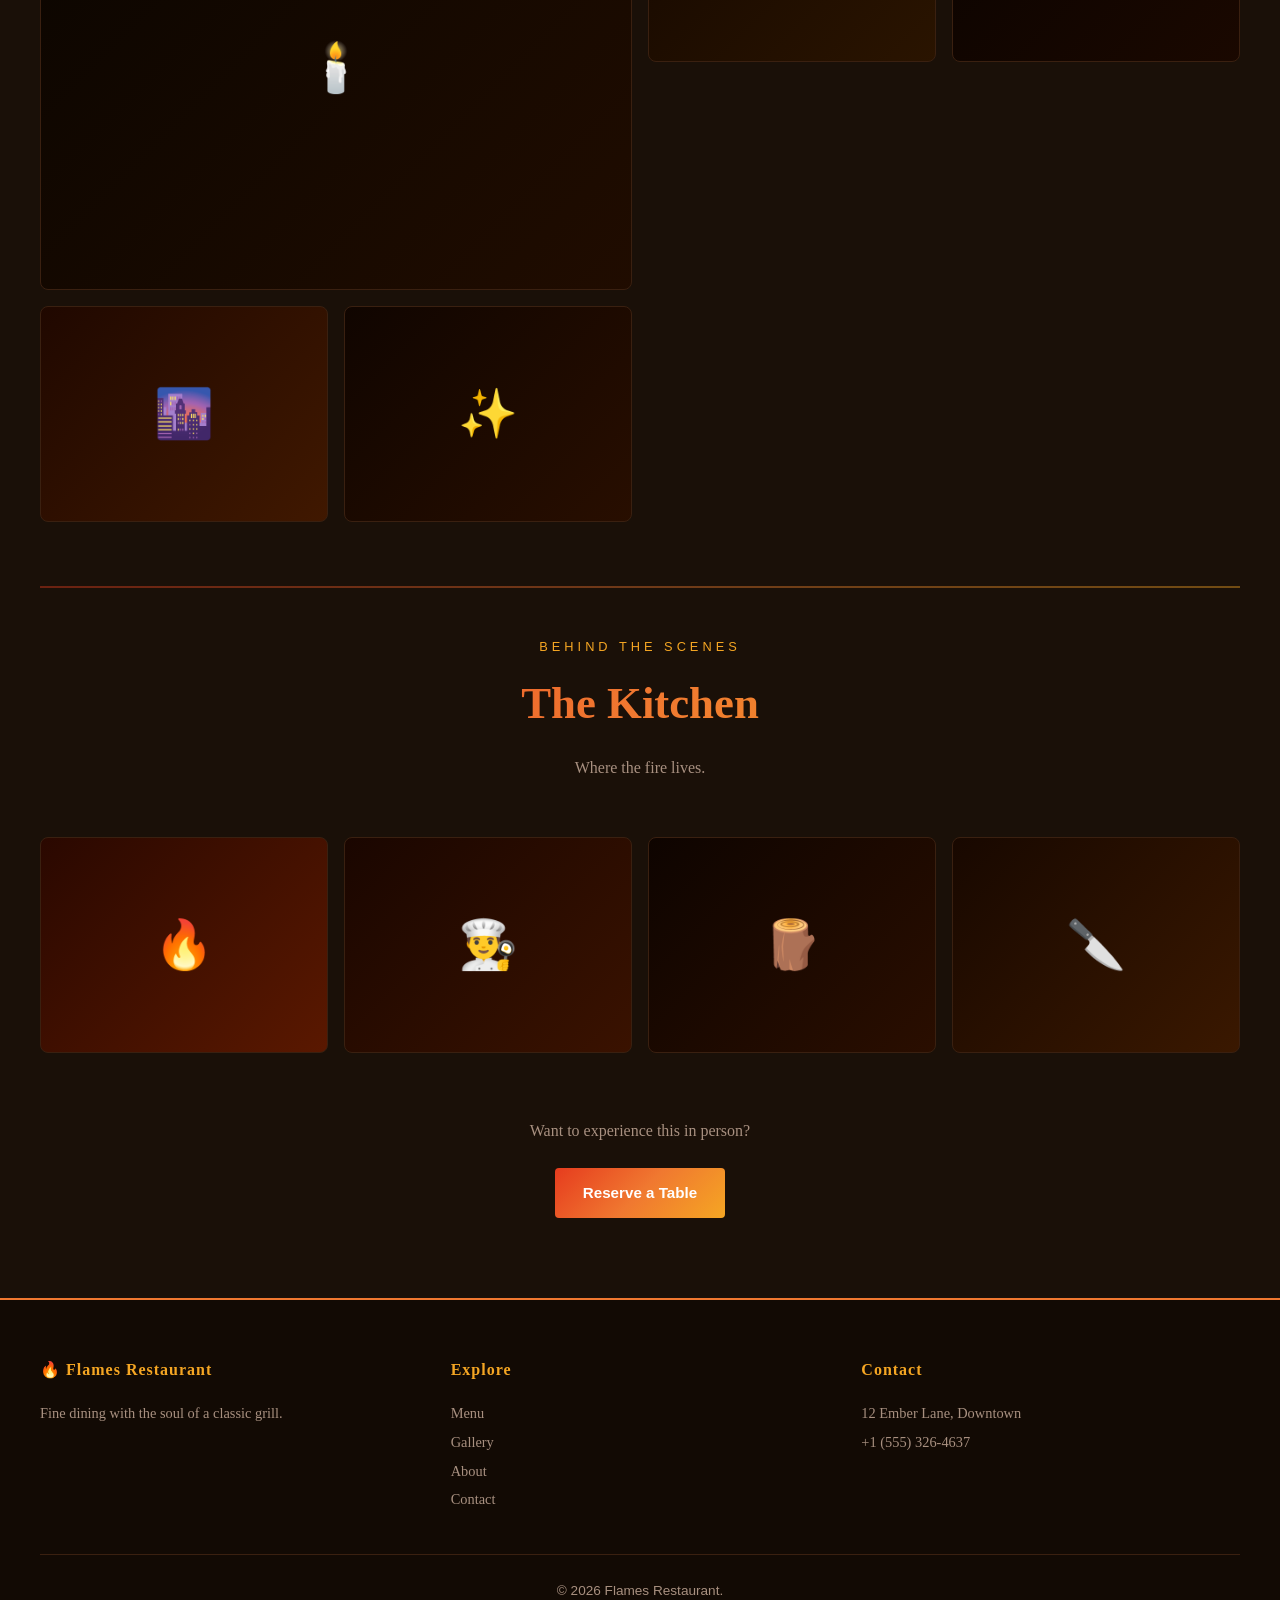
<file: gallery/index.html>
<!DOCTYPE html>
<html lang="en">
<head>
  <meta charset="UTF-8" />
  <meta name="viewport" content="width=device-width, initial-scale=1.0" />
  <title>Gallery — Flames Restaurant</title>
  <link rel="stylesheet" href="../css/styles.css" />
</head>
<body>

  <nav>
    <div class="nav-inner">
      <a class="nav-logo" href="../index.html">🔥 <span>Flames</span></a>
      <ul class="nav-links">
        <li><a href="../index.html">Home</a></li>
        <li><a href="../menu/index.html">Menu</a></li>
        <li><a href="../about/index.html">About</a></li>
        <li><a href="index.html" class="active">Gallery</a></li>
        <li><a href="../reservations/index.html">Reservations</a></li>
        <li><a href="../contact/index.html">Contact</a></li>
      </ul>
    </div>
  </nav>

  <div class="page-header">
    <h1>Gallery</h1>
    <p>A glimpse of the fire, the food, and the atmosphere at Flames.</p>
  </div>

  <!-- FILTER TABS -->
  <div style="background:var(--dark-card);border-bottom:1px solid var(--border);padding:1rem 2rem;">
    <div style="max-width:1200px;margin:0 auto;display:flex;gap:0.75rem;flex-wrap:wrap">
      <button class="btn btn-primary" style="padding:0.4rem 1rem;font-size:0.85rem">All</button>
      <button class="btn btn-outline" style="padding:0.4rem 1rem;font-size:0.85rem">Food</button>
      <button class="btn btn-outline" style="padding:0.4rem 1rem;font-size:0.85rem">Ambiance</button>
      <button class="btn btn-outline" style="padding:0.4rem 1rem;font-size:0.85rem">Kitchen</button>
      <button class="btn btn-outline" style="padding:0.4rem 1rem;font-size:0.85rem">Events</button>
    </div>
  </div>

  <!-- GALLERY -->
  <section class="section">
    <div class="container">

      <div class="section-header">
        <span class="eyebrow">Food</span>
        <h2>From the Kitchen</h2>
        <p>Our dishes, plated with purpose and fired with passion.</p>
      </div>

      <div class="gallery-grid" style="margin-bottom:4rem">
        <div class="gallery-item" style="background:linear-gradient(135deg,#3a0a00,#6a2008)">
          🥩
          <div class="gallery-overlay"><span class="gallery-label">Tomahawk Ribeye</span></div>
        </div>
        <div class="gallery-item" style="background:linear-gradient(135deg,#1a0a00,#4a1a00)">
          🦞
          <div class="gallery-overlay"><span class="gallery-label">Flame-Grilled Lobster</span></div>
        </div>
        <div class="gallery-item" style="background:linear-gradient(135deg,#2a1000,#5a2800)">
          🍖
          <div class="gallery-overlay"><span class="gallery-label">Slow-Smoked Ribs</span></div>
        </div>
        <div class="gallery-item" style="background:linear-gradient(135deg,#0a1a00,#183000)">
          🥗
          <div class="gallery-overlay"><span class="gallery-label">Blistered Burrata</span></div>
        </div>
        <div class="gallery-item" style="background:linear-gradient(135deg,#1a0800,#3a1808)">
          🍰
          <div class="gallery-overlay"><span class="gallery-label">Chocolate Fondant</span></div>
        </div>
        <div class="gallery-item" style="background:linear-gradient(135deg,#200000,#500808)">
          🦐
          <div class="gallery-overlay"><span class="gallery-label">King Prawn Skewers</span></div>
        </div>
      </div>

      <hr class="divider" />

      <div class="section-header">
        <span class="eyebrow">Ambiance</span>
        <h2>The Space</h2>
        <p>Warm lighting, dark wood, and the glow of an open fire.</p>
      </div>

      <div class="gallery-grid" style="margin-bottom:4rem">
        <div class="gallery-item" style="background:linear-gradient(135deg,#0a0500,#200c00);grid-column:span 2">
          🕯️
          <div class="gallery-overlay"><span class="gallery-label">Main Dining Room</span></div>
        </div>
        <div class="gallery-item" style="background:linear-gradient(135deg,#150800,#2a1400)">
          🍷
          <div class="gallery-overlay"><span class="gallery-label">The Wine Cellar Bar</span></div>
        </div>
        <div class="gallery-item" style="background:linear-gradient(135deg,#0a0300,#1a0800)">
          🪑
          <div class="gallery-overlay"><span class="gallery-label">Private Dining Room</span></div>
        </div>
        <div class="gallery-item" style="background:linear-gradient(135deg,#200800,#401800)">
          🌆
          <div class="gallery-overlay"><span class="gallery-label">Outdoor Terrace</span></div>
        </div>
        <div class="gallery-item" style="background:linear-gradient(135deg,#100500,#280e00)">
          ✨
          <div class="gallery-overlay"><span class="gallery-label">Evening Service</span></div>
        </div>
      </div>

      <hr class="divider" />

      <div class="section-header">
        <span class="eyebrow">Behind the Scenes</span>
        <h2>The Kitchen</h2>
        <p>Where the fire lives.</p>
      </div>

      <div class="gallery-grid" style="margin-bottom:4rem">
        <div class="gallery-item" style="background:linear-gradient(135deg,#2a0800,#5a1800)">
          🔥
          <div class="gallery-overlay"><span class="gallery-label">The Open-Flame Grill</span></div>
        </div>
        <div class="gallery-item" style="background:linear-gradient(135deg,#1a0600,#3a1200)">
          👨‍🍳
          <div class="gallery-overlay"><span class="gallery-label">Chef Marcus at Work</span></div>
        </div>
        <div class="gallery-item" style="background:linear-gradient(135deg,#0e0400,#2a0e00)">
          🪵
          <div class="gallery-overlay"><span class="gallery-label">The Wood Stack</span></div>
        </div>
        <div class="gallery-item" style="background:linear-gradient(135deg,#180800,#3a1800)">
          🔪
          <div class="gallery-overlay"><span class="gallery-label">Prep Station</span></div>
        </div>
      </div>

      <div style="text-align:center">
        <p style="color:var(--text-muted);margin-bottom:1.5rem">Want to experience this in person?</p>
        <a href="../reservations/index.html" class="btn btn-primary">Reserve a Table</a>
      </div>

    </div>
  </section>

  <footer>
    <div class="footer-inner">
      <div class="footer-col">
        <h4>🔥 Flames Restaurant</h4>
        <p>Fine dining with the soul of a classic grill.</p>
      </div>
      <div class="footer-col">
        <h4>Explore</h4>
        <ul>
          <li><a href="../menu/index.html">Menu</a></li>
          <li><a href="index.html">Gallery</a></li>
          <li><a href="../about/index.html">About</a></li>
          <li><a href="../contact/index.html">Contact</a></li>
        </ul>
      </div>
      <div class="footer-col">
        <h4>Contact</h4>
        <p>12 Ember Lane, Downtown</p>
        <p>+1 (555) 326-4637</p>
      </div>
    </div>
    <div class="footer-bottom">&copy; 2026 Flames Restaurant.</div>
  </footer>

</body>
</html>
</file>
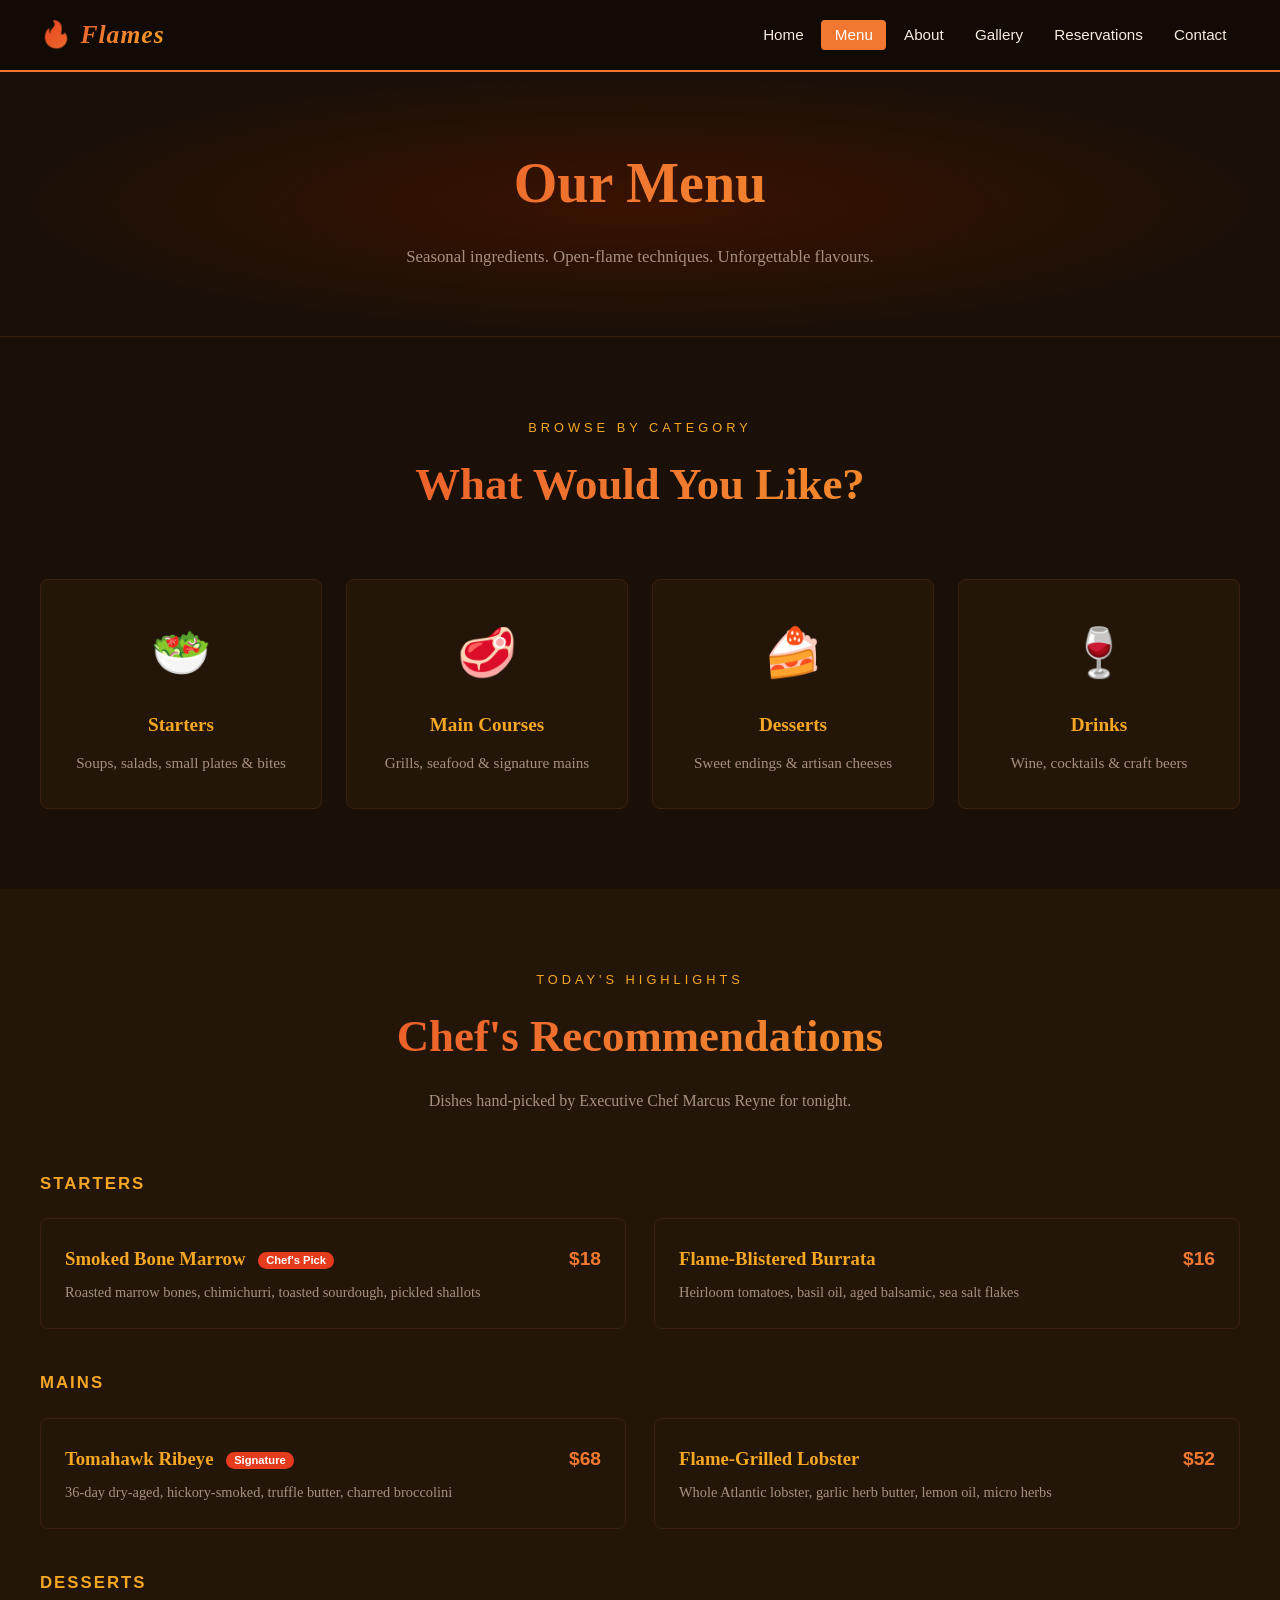
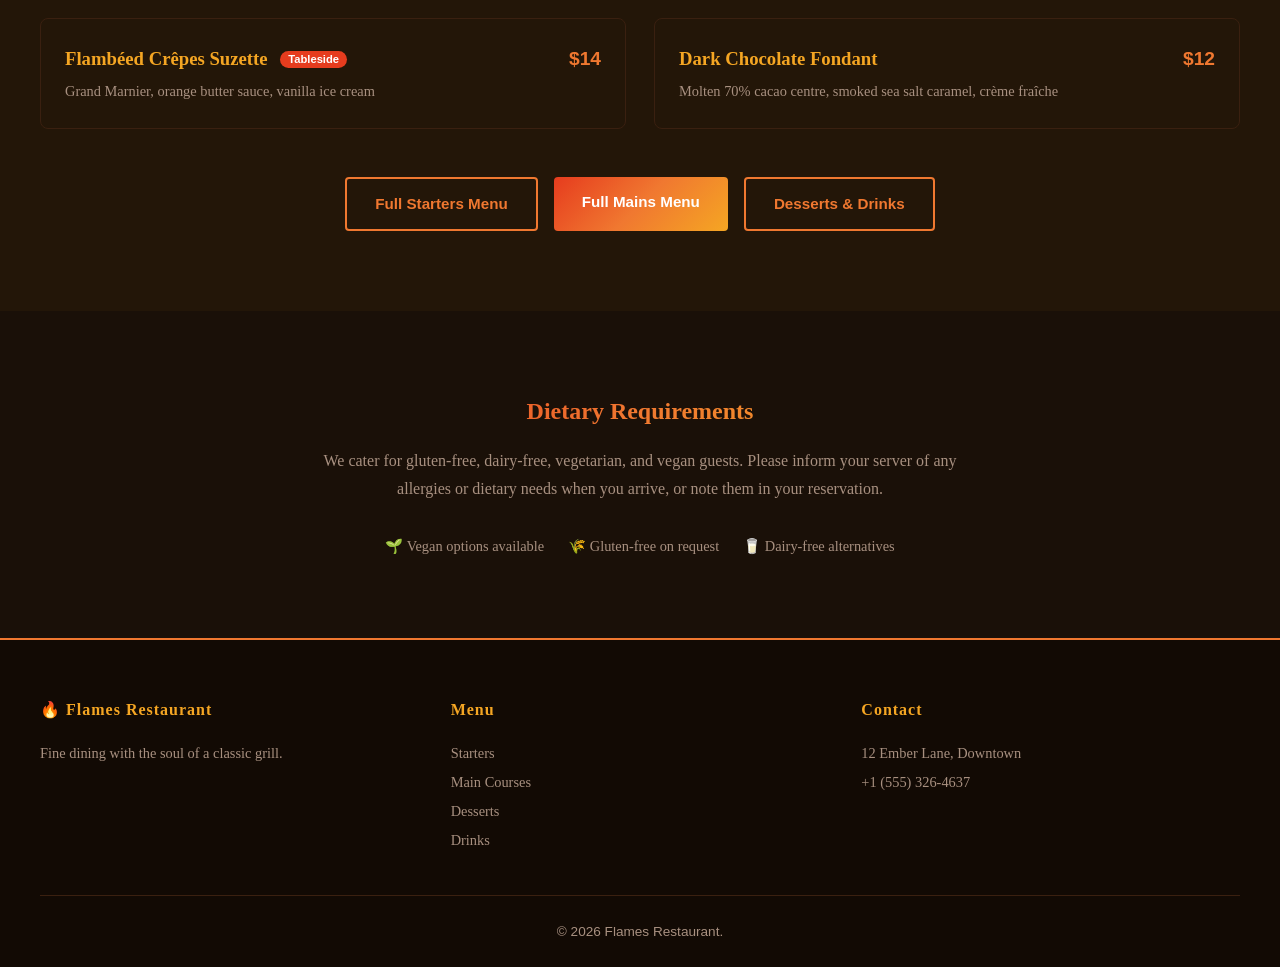
<file: menu/index.html>
<!DOCTYPE html>
<html lang="en">
<head>
  <meta charset="UTF-8" />
  <meta name="viewport" content="width=device-width, initial-scale=1.0" />
  <title>Menu — Flames Restaurant</title>
  <link rel="stylesheet" href="../css/styles.css" />
</head>
<body>

  <nav>
    <div class="nav-inner">
      <a class="nav-logo" href="../index.html">🔥 <span>Flames</span></a>
      <ul class="nav-links">
        <li><a href="../index.html">Home</a></li>
        <li><a href="index.html" class="active">Menu</a></li>
        <li><a href="../about/index.html">About</a></li>
        <li><a href="../gallery/index.html">Gallery</a></li>
        <li><a href="../reservations/index.html">Reservations</a></li>
        <li><a href="../contact/index.html">Contact</a></li>
      </ul>
    </div>
  </nav>

  <div class="page-header">
    <h1>Our Menu</h1>
    <p>Seasonal ingredients. Open-flame techniques. Unforgettable flavours.</p>
  </div>

  <!-- MENU CATEGORIES -->
  <section class="section">
    <div class="container">
      <div class="section-header">
        <span class="eyebrow">Browse By Category</span>
        <h2>What Would You Like?</h2>
      </div>
      <div class="grid-4">
        <a href="starters.html" style="text-decoration:none">
          <div class="card" style="text-align:center;padding:2rem 1rem;">
            <div style="font-size:3rem;margin-bottom:1rem">🥗</div>
            <div class="card-body" style="padding:0">
              <h3>Starters</h3>
              <p>Soups, salads, small plates &amp; bites</p>
            </div>
          </div>
        </a>
        <a href="mains.html" style="text-decoration:none">
          <div class="card" style="text-align:center;padding:2rem 1rem;">
            <div style="font-size:3rem;margin-bottom:1rem">🥩</div>
            <div class="card-body" style="padding:0">
              <h3>Main Courses</h3>
              <p>Grills, seafood &amp; signature mains</p>
            </div>
          </div>
        </a>
        <a href="desserts.html" style="text-decoration:none">
          <div class="card" style="text-align:center;padding:2rem 1rem;">
            <div style="font-size:3rem;margin-bottom:1rem">🍰</div>
            <div class="card-body" style="padding:0">
              <h3>Desserts</h3>
              <p>Sweet endings &amp; artisan cheeses</p>
            </div>
          </div>
        </a>
        <a href="desserts.html#drinks" style="text-decoration:none">
          <div class="card" style="text-align:center;padding:2rem 1rem;">
            <div style="font-size:3rem;margin-bottom:1rem">🍷</div>
            <div class="card-body" style="padding:0">
              <h3>Drinks</h3>
              <p>Wine, cocktails &amp; craft beers</p>
            </div>
          </div>
        </a>
      </div>
    </div>
  </section>

  <!-- QUICK PREVIEW ALL -->
  <section class="section section-alt">
    <div class="container">
      <div class="section-header">
        <span class="eyebrow">Today's Highlights</span>
        <h2>Chef's Recommendations</h2>
        <p>Dishes hand-picked by Executive Chef Marcus Reyne for tonight.</p>
      </div>

      <h3 style="color:var(--flame-amber);margin-bottom:1.25rem;font-size:1.05rem;letter-spacing:2px;text-transform:uppercase;font-family:Arial,sans-serif">Starters</h3>
      <div class="grid-2" style="margin-bottom:2.5rem">
        <div class="menu-item">
          <div class="menu-item-info">
            <h3>Smoked Bone Marrow <span class="menu-item-badge">Chef's Pick</span></h3>
            <p>Roasted marrow bones, chimichurri, toasted sourdough, pickled shallots</p>
          </div>
          <div class="menu-item-price">$18</div>
        </div>
        <div class="menu-item">
          <div class="menu-item-info">
            <h3>Flame-Blistered Burrata</h3>
            <p>Heirloom tomatoes, basil oil, aged balsamic, sea salt flakes</p>
          </div>
          <div class="menu-item-price">$16</div>
        </div>
      </div>

      <h3 style="color:var(--flame-amber);margin-bottom:1.25rem;font-size:1.05rem;letter-spacing:2px;text-transform:uppercase;font-family:Arial,sans-serif">Mains</h3>
      <div class="grid-2" style="margin-bottom:2.5rem">
        <div class="menu-item">
          <div class="menu-item-info">
            <h3>Tomahawk Ribeye <span class="menu-item-badge">Signature</span></h3>
            <p>36-day dry-aged, hickory-smoked, truffle butter, charred broccolini</p>
          </div>
          <div class="menu-item-price">$68</div>
        </div>
        <div class="menu-item">
          <div class="menu-item-info">
            <h3>Flame-Grilled Lobster</h3>
            <p>Whole Atlantic lobster, garlic herb butter, lemon oil, micro herbs</p>
          </div>
          <div class="menu-item-price">$52</div>
        </div>
      </div>

      <h3 style="color:var(--flame-amber);margin-bottom:1.25rem;font-size:1.05rem;letter-spacing:2px;text-transform:uppercase;font-family:Arial,sans-serif">Desserts</h3>
      <div class="grid-2">
        <div class="menu-item">
          <div class="menu-item-info">
            <h3>Flambéed Crêpes Suzette <span class="menu-item-badge">Tableside</span></h3>
            <p>Grand Marnier, orange butter sauce, vanilla ice cream</p>
          </div>
          <div class="menu-item-price">$14</div>
        </div>
        <div class="menu-item">
          <div class="menu-item-info">
            <h3>Dark Chocolate Fondant</h3>
            <p>Molten 70% cacao centre, smoked sea salt caramel, crème fraîche</p>
          </div>
          <div class="menu-item-price">$12</div>
        </div>
      </div>

      <div style="text-align:center;margin-top:3rem;display:flex;gap:1rem;justify-content:center;flex-wrap:wrap">
        <a href="starters.html" class="btn btn-outline">Full Starters Menu</a>
        <a href="mains.html" class="btn btn-primary">Full Mains Menu</a>
        <a href="desserts.html" class="btn btn-outline">Desserts &amp; Drinks</a>
      </div>
    </div>
  </section>

  <!-- DIETARY NOTE -->
  <section class="section">
    <div class="container" style="text-align:center;max-width:640px">
      <h2 style="background:var(--gradient);-webkit-background-clip:text;-webkit-text-fill-color:transparent;background-clip:text;margin-bottom:1rem">Dietary Requirements</h2>
      <p style="color:var(--text-muted)">We cater for gluten-free, dairy-free, vegetarian, and vegan guests. Please inform your server of any allergies or dietary needs when you arrive, or note them in your reservation.</p>
      <div style="margin-top:2rem;display:flex;gap:1.5rem;justify-content:center;flex-wrap:wrap">
        <span style="color:var(--text-muted);font-size:0.9rem">🌱 Vegan options available</span>
        <span style="color:var(--text-muted);font-size:0.9rem">🌾 Gluten-free on request</span>
        <span style="color:var(--text-muted);font-size:0.9rem">🥛 Dairy-free alternatives</span>
      </div>
    </div>
  </section>

  <footer>
    <div class="footer-inner">
      <div class="footer-col">
        <h4>🔥 Flames Restaurant</h4>
        <p>Fine dining with the soul of a classic grill.</p>
      </div>
      <div class="footer-col">
        <h4>Menu</h4>
        <ul>
          <li><a href="starters.html">Starters</a></li>
          <li><a href="mains.html">Main Courses</a></li>
          <li><a href="desserts.html">Desserts</a></li>
          <li><a href="desserts.html#drinks">Drinks</a></li>
        </ul>
      </div>
      <div class="footer-col">
        <h4>Contact</h4>
        <p>12 Ember Lane, Downtown</p>
        <p>+1 (555) 326-4637</p>
      </div>
    </div>
    <div class="footer-bottom">&copy; 2026 Flames Restaurant.</div>
  </footer>

</body>
</html>
</file>
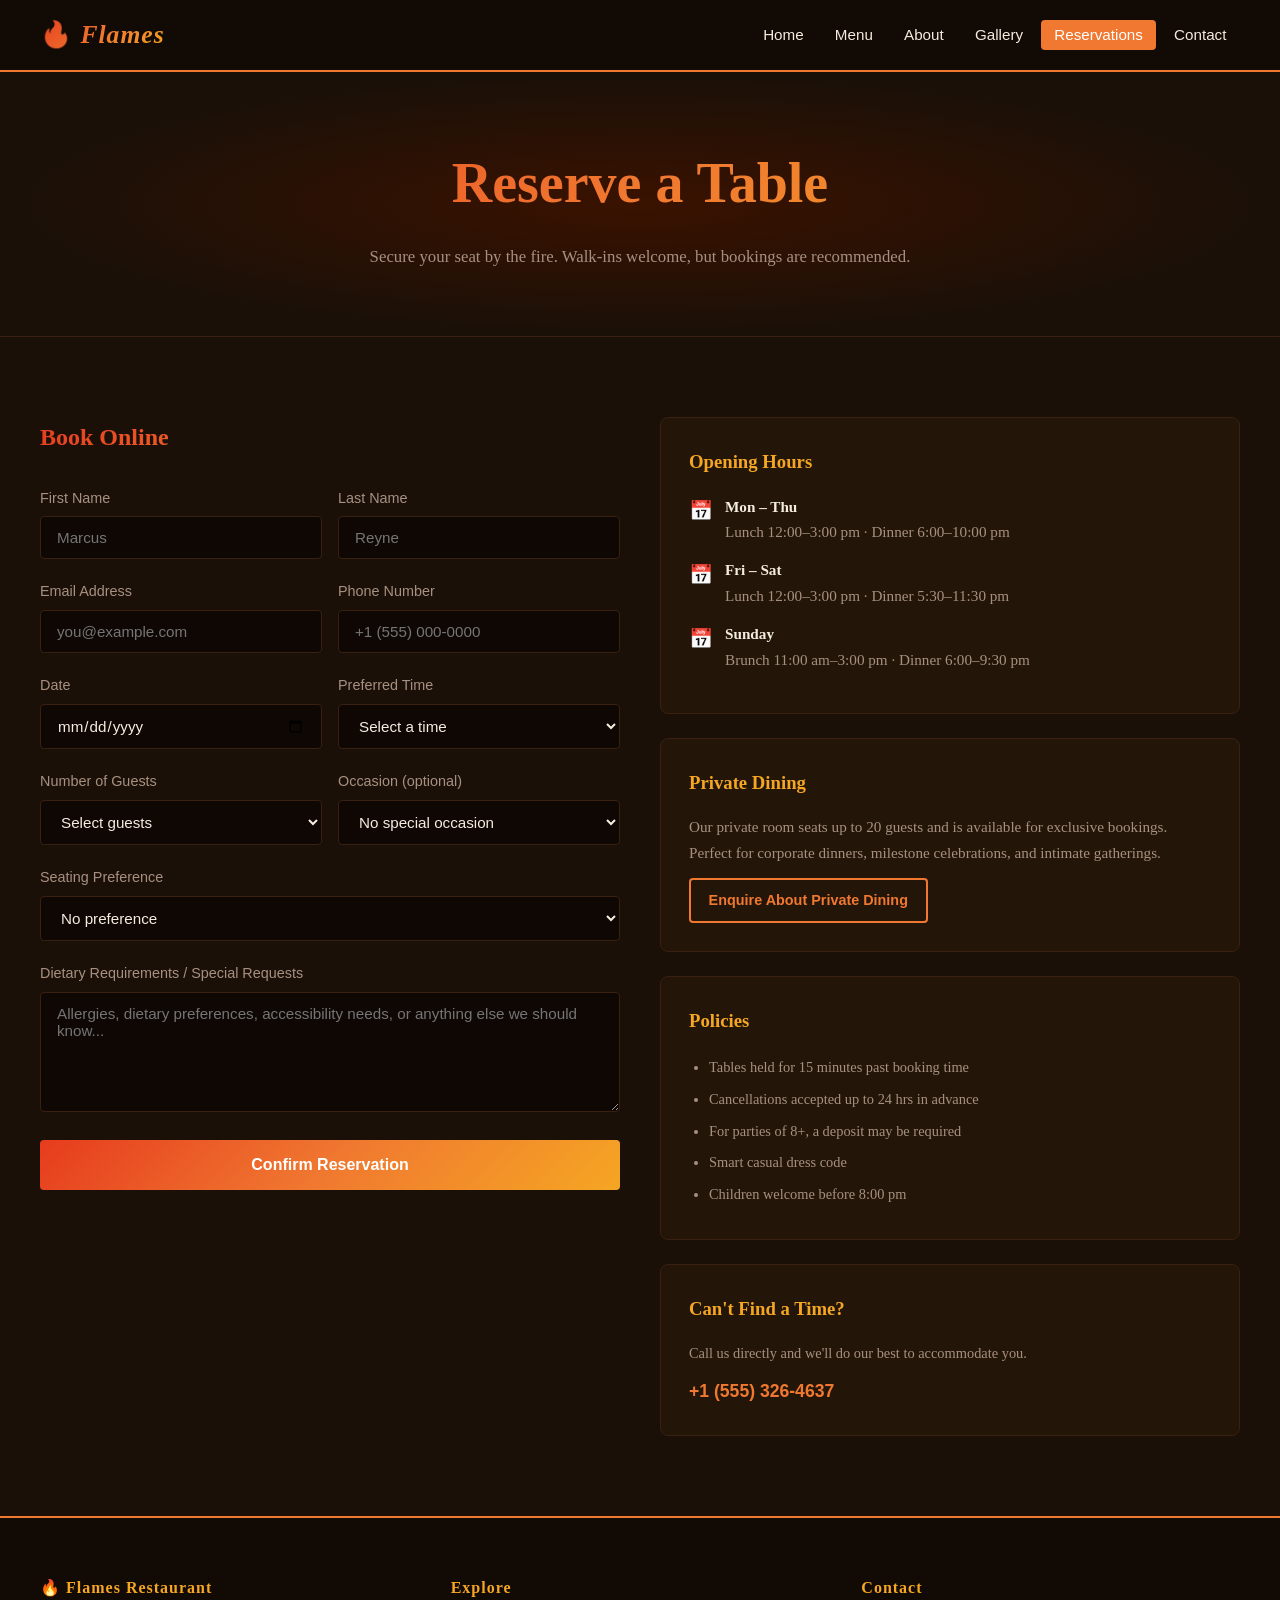
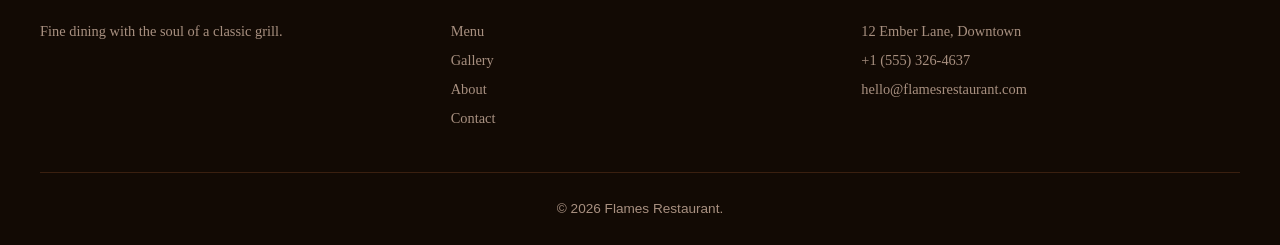
<file: reservations/index.html>
<!DOCTYPE html>
<html lang="en">
<head>
  <meta charset="UTF-8" />
  <meta name="viewport" content="width=device-width, initial-scale=1.0" />
  <title>Reservations — Flames Restaurant</title>
  <link rel="stylesheet" href="../css/styles.css" />
</head>
<body>

  <nav>
    <div class="nav-inner">
      <a class="nav-logo" href="../index.html">🔥 <span>Flames</span></a>
      <ul class="nav-links">
        <li><a href="../index.html">Home</a></li>
        <li><a href="../menu/index.html">Menu</a></li>
        <li><a href="../about/index.html">About</a></li>
        <li><a href="../gallery/index.html">Gallery</a></li>
        <li><a href="index.html" class="active">Reservations</a></li>
        <li><a href="../contact/index.html">Contact</a></li>
      </ul>
    </div>
  </nav>

  <div class="page-header">
    <h1>Reserve a Table</h1>
    <p>Secure your seat by the fire. Walk-ins welcome, but bookings are recommended.</p>
  </div>

  <section class="section">
    <div class="container">
      <div class="grid-2" style="align-items:start;gap:2.5rem">

        <!-- FORM -->
        <div>
          <h2 style="background:var(--gradient);-webkit-background-clip:text;-webkit-text-fill-color:transparent;background-clip:text;margin-bottom:1.75rem">Book Online</h2>

          <form onsubmit="handleReservation(event)">
            <div class="form-row">
              <div class="form-group">
                <label for="fname">First Name</label>
                <input type="text" id="fname" placeholder="Marcus" required />
              </div>
              <div class="form-group">
                <label for="lname">Last Name</label>
                <input type="text" id="lname" placeholder="Reyne" required />
              </div>
            </div>

            <div class="form-row">
              <div class="form-group">
                <label for="email">Email Address</label>
                <input type="email" id="email" placeholder="you@example.com" required />
              </div>
              <div class="form-group">
                <label for="phone">Phone Number</label>
                <input type="tel" id="phone" placeholder="+1 (555) 000-0000" required />
              </div>
            </div>

            <div class="form-row">
              <div class="form-group">
                <label for="date">Date</label>
                <input type="date" id="date" required />
              </div>
              <div class="form-group">
                <label for="time">Preferred Time</label>
                <select id="time" required>
                  <option value="">Select a time</option>
                  <optgroup label="Lunch (Mon–Sun)">
                    <option>12:00 pm</option>
                    <option>12:30 pm</option>
                    <option>1:00 pm</option>
                    <option>1:30 pm</option>
                    <option>2:00 pm</option>
                    <option>2:30 pm</option>
                  </optgroup>
                  <optgroup label="Dinner">
                    <option>6:00 pm</option>
                    <option>6:30 pm</option>
                    <option>7:00 pm</option>
                    <option>7:30 pm</option>
                    <option>8:00 pm</option>
                    <option>8:30 pm</option>
                    <option>9:00 pm</option>
                  </optgroup>
                </select>
              </div>
            </div>

            <div class="form-row">
              <div class="form-group">
                <label for="guests">Number of Guests</label>
                <select id="guests" required>
                  <option value="">Select guests</option>
                  <option>1 guest</option>
                  <option>2 guests</option>
                  <option>3 guests</option>
                  <option>4 guests</option>
                  <option>5 guests</option>
                  <option>6 guests</option>
                  <option>7 guests</option>
                  <option>8 guests</option>
                  <option>Large party (9+) — please call us</option>
                </select>
              </div>
              <div class="form-group">
                <label for="occasion">Occasion (optional)</label>
                <select id="occasion">
                  <option value="">No special occasion</option>
                  <option>Birthday</option>
                  <option>Anniversary</option>
                  <option>Date night</option>
                  <option>Business dinner</option>
                  <option>Other</option>
                </select>
              </div>
            </div>

            <div class="form-group">
              <label for="seating">Seating Preference</label>
              <select id="seating">
                <option value="">No preference</option>
                <option>Main dining room</option>
                <option>Fireplace table</option>
                <option>Outdoor terrace</option>
                <option>Private dining room (min. 8 guests)</option>
                <option>Bar seating</option>
              </select>
            </div>

            <div class="form-group">
              <label for="dietary">Dietary Requirements / Special Requests</label>
              <textarea id="dietary" placeholder="Allergies, dietary preferences, accessibility needs, or anything else we should know..."></textarea>
            </div>

            <button type="submit" class="btn btn-primary" style="width:100%;padding:1rem;font-size:1rem">Confirm Reservation</button>
          </form>

          <div id="success-msg" style="display:none;margin-top:1.5rem;padding:1.25rem;background:#0a1e0a;border:1px solid #2a5a2a;border-radius:8px;color:#6adf6a;font-family:Arial,sans-serif">
            ✓ Your reservation request has been received! We'll send a confirmation to your email within 30 minutes.
          </div>
        </div>

        <!-- SIDEBAR INFO -->
        <div style="display:flex;flex-direction:column;gap:1.5rem">
          <div class="info-block">
            <h3>Opening Hours</h3>
            <div class="info-row">
              <span class="info-icon">📅</span>
              <div>
                <p><strong style="color:var(--text-light)">Mon – Thu</strong></p>
                <p>Lunch 12:00–3:00 pm · Dinner 6:00–10:00 pm</p>
              </div>
            </div>
            <div class="info-row">
              <span class="info-icon">📅</span>
              <div>
                <p><strong style="color:var(--text-light)">Fri – Sat</strong></p>
                <p>Lunch 12:00–3:00 pm · Dinner 5:30–11:30 pm</p>
              </div>
            </div>
            <div class="info-row">
              <span class="info-icon">📅</span>
              <div>
                <p><strong style="color:var(--text-light)">Sunday</strong></p>
                <p>Brunch 11:00 am–3:00 pm · Dinner 6:00–9:30 pm</p>
              </div>
            </div>
          </div>

          <div class="info-block">
            <h3>Private Dining</h3>
            <p style="color:var(--text-muted);font-size:0.95rem;margin-bottom:0.75rem">Our private room seats up to 20 guests and is available for exclusive bookings. Perfect for corporate dinners, milestone celebrations, and intimate gatherings.</p>
            <a href="../contact/index.html" class="btn btn-outline" style="display:inline-block;padding:0.5rem 1.1rem;font-size:0.9rem">Enquire About Private Dining</a>
          </div>

          <div class="info-block">
            <h3>Policies</h3>
            <ul style="color:var(--text-muted);font-size:0.9rem;list-style:disc;padding-left:1.25rem;line-height:2.2">
              <li>Tables held for 15 minutes past booking time</li>
              <li>Cancellations accepted up to 24 hrs in advance</li>
              <li>For parties of 8+, a deposit may be required</li>
              <li>Smart casual dress code</li>
              <li>Children welcome before 8:00 pm</li>
            </ul>
          </div>

          <div class="info-block">
            <h3>Can't Find a Time?</h3>
            <p style="color:var(--text-muted);font-size:0.9rem;margin-bottom:0.75rem">Call us directly and we'll do our best to accommodate you.</p>
            <p style="color:var(--flame-orange);font-size:1.1rem;font-family:Arial,sans-serif;font-weight:bold">+1 (555) 326-4637</p>
          </div>
        </div>

      </div>
    </div>
  </section>

  <footer>
    <div class="footer-inner">
      <div class="footer-col">
        <h4>🔥 Flames Restaurant</h4>
        <p>Fine dining with the soul of a classic grill.</p>
      </div>
      <div class="footer-col">
        <h4>Explore</h4>
        <ul>
          <li><a href="../menu/index.html">Menu</a></li>
          <li><a href="../gallery/index.html">Gallery</a></li>
          <li><a href="../about/index.html">About</a></li>
          <li><a href="../contact/index.html">Contact</a></li>
        </ul>
      </div>
      <div class="footer-col">
        <h4>Contact</h4>
        <p>12 Ember Lane, Downtown</p>
        <p>+1 (555) 326-4637</p>
        <p>hello@flamesrestaurant.com</p>
      </div>
    </div>
    <div class="footer-bottom">&copy; 2026 Flames Restaurant.</div>
  </footer>

  <script>
    function handleReservation(e) {
      e.preventDefault();
      document.getElementById('success-msg').style.display = 'block';
      e.target.style.display = 'none';
      window.scrollTo({ top: document.getElementById('success-msg').offsetTop - 100, behavior: 'smooth' });
    }

    // Set min date to today
    const dateInput = document.getElementById('date');
    const today = new Date().toISOString().split('T')[0];
    dateInput.setAttribute('min', today);
  </script>

</body>
</html>
</file>
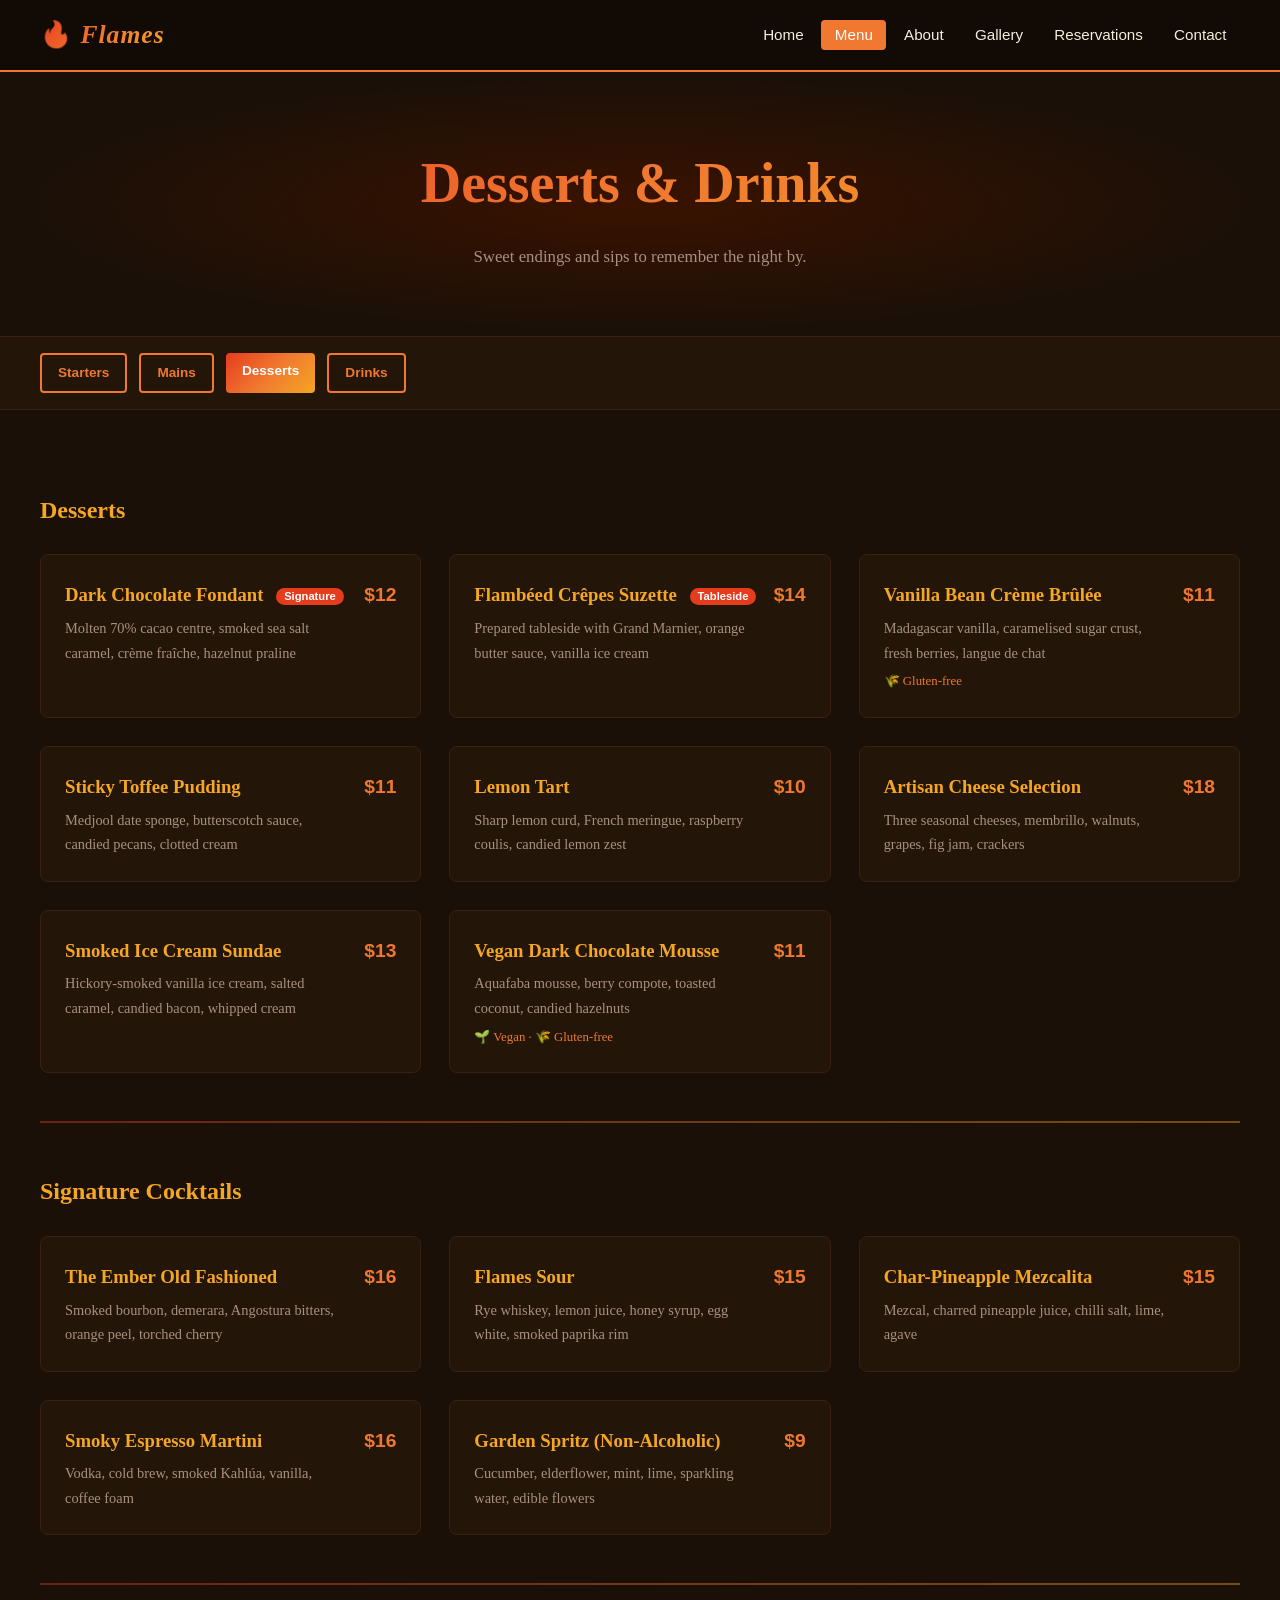
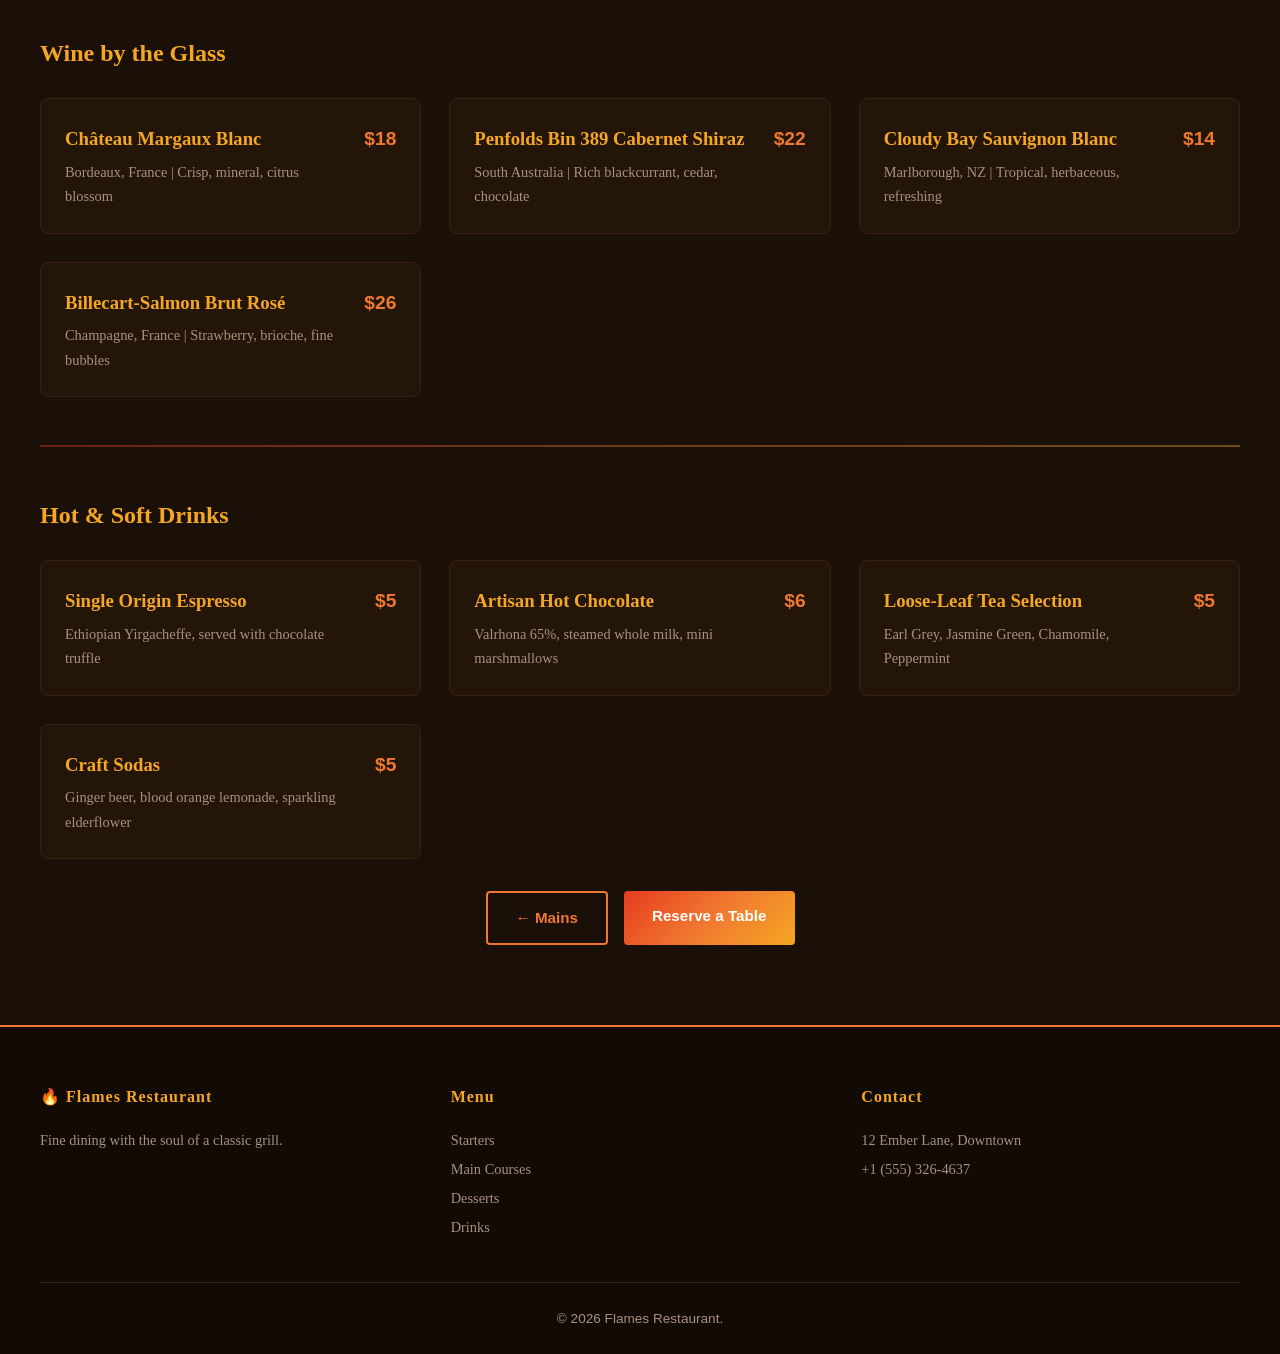
<file: menu/desserts.html>
<!DOCTYPE html>
<html lang="en">
<head>
  <meta charset="UTF-8" />
  <meta name="viewport" content="width=device-width, initial-scale=1.0" />
  <title>Desserts &amp; Drinks — Flames Restaurant</title>
  <link rel="stylesheet" href="../css/styles.css" />
</head>
<body>

  <nav>
    <div class="nav-inner">
      <a class="nav-logo" href="../index.html">🔥 <span>Flames</span></a>
      <ul class="nav-links">
        <li><a href="../index.html">Home</a></li>
        <li><a href="index.html" class="active">Menu</a></li>
        <li><a href="../about/index.html">About</a></li>
        <li><a href="../gallery/index.html">Gallery</a></li>
        <li><a href="../reservations/index.html">Reservations</a></li>
        <li><a href="../contact/index.html">Contact</a></li>
      </ul>
    </div>
  </nav>

  <div class="page-header">
    <h1>Desserts &amp; Drinks</h1>
    <p>Sweet endings and sips to remember the night by.</p>
  </div>

  <!-- MENU NAV -->
  <div style="background:var(--dark-card);border-bottom:1px solid var(--border);padding:1rem 2rem;">
    <div style="max-width:1200px;margin:0 auto;display:flex;gap:0.75rem;flex-wrap:wrap">
      <a href="starters.html" class="btn btn-outline" style="padding:0.4rem 1rem;font-size:0.85rem">Starters</a>
      <a href="mains.html" class="btn btn-outline" style="padding:0.4rem 1rem;font-size:0.85rem">Mains</a>
      <a href="desserts.html" class="btn btn-primary" style="padding:0.4rem 1rem;font-size:0.85rem">Desserts</a>
      <a href="#drinks" class="btn btn-outline" style="padding:0.4rem 1rem;font-size:0.85rem">Drinks</a>
    </div>
  </div>

  <section class="section">
    <div class="container">

      <!-- DESSERTS -->
      <h2 style="color:var(--flame-amber);margin-bottom:1.5rem">Desserts</h2>
      <div class="grid-2" style="margin-bottom:3rem">
        <div class="menu-item">
          <div class="menu-item-info">
            <h3>Dark Chocolate Fondant <span class="menu-item-badge">Signature</span></h3>
            <p>Molten 70% cacao centre, smoked sea salt caramel, crème fraîche, hazelnut praline</p>
          </div>
          <div class="menu-item-price">$12</div>
        </div>
        <div class="menu-item">
          <div class="menu-item-info">
            <h3>Flambéed Crêpes Suzette <span class="menu-item-badge">Tableside</span></h3>
            <p>Prepared tableside with Grand Marnier, orange butter sauce, vanilla ice cream</p>
          </div>
          <div class="menu-item-price">$14</div>
        </div>
        <div class="menu-item">
          <div class="menu-item-info">
            <h3>Vanilla Bean Crème Brûlée</h3>
            <p>Madagascar vanilla, caramelised sugar crust, fresh berries, langue de chat</p>
            <p style="font-size:0.8rem;margin-top:0.4rem;color:var(--flame-orange)">🌾 Gluten-free</p>
          </div>
          <div class="menu-item-price">$11</div>
        </div>
        <div class="menu-item">
          <div class="menu-item-info">
            <h3>Sticky Toffee Pudding</h3>
            <p>Medjool date sponge, butterscotch sauce, candied pecans, clotted cream</p>
          </div>
          <div class="menu-item-price">$11</div>
        </div>
        <div class="menu-item">
          <div class="menu-item-info">
            <h3>Lemon Tart</h3>
            <p>Sharp lemon curd, French meringue, raspberry coulis, candied lemon zest</p>
          </div>
          <div class="menu-item-price">$10</div>
        </div>
        <div class="menu-item">
          <div class="menu-item-info">
            <h3>Artisan Cheese Selection</h3>
            <p>Three seasonal cheeses, membrillo, walnuts, grapes, fig jam, crackers</p>
          </div>
          <div class="menu-item-price">$18</div>
        </div>
        <div class="menu-item">
          <div class="menu-item-info">
            <h3>Smoked Ice Cream Sundae</h3>
            <p>Hickory-smoked vanilla ice cream, salted caramel, candied bacon, whipped cream</p>
          </div>
          <div class="menu-item-price">$13</div>
        </div>
        <div class="menu-item">
          <div class="menu-item-info">
            <h3>Vegan Dark Chocolate Mousse</h3>
            <p>Aquafaba mousse, berry compote, toasted coconut, candied hazelnuts</p>
            <p style="font-size:0.8rem;margin-top:0.4rem;color:var(--flame-orange)">🌱 Vegan · 🌾 Gluten-free</p>
          </div>
          <div class="menu-item-price">$11</div>
        </div>
      </div>

      <hr class="divider" id="drinks" />

      <!-- COCKTAILS -->
      <h2 style="color:var(--flame-amber);margin-bottom:1.5rem">Signature Cocktails</h2>
      <div class="grid-2" style="margin-bottom:3rem">
        <div class="menu-item">
          <div class="menu-item-info">
            <h3>The Ember Old Fashioned</h3>
            <p>Smoked bourbon, demerara, Angostura bitters, orange peel, torched cherry</p>
          </div>
          <div class="menu-item-price">$16</div>
        </div>
        <div class="menu-item">
          <div class="menu-item-info">
            <h3>Flames Sour</h3>
            <p>Rye whiskey, lemon juice, honey syrup, egg white, smoked paprika rim</p>
          </div>
          <div class="menu-item-price">$15</div>
        </div>
        <div class="menu-item">
          <div class="menu-item-info">
            <h3>Char-Pineapple Mezcalita</h3>
            <p>Mezcal, charred pineapple juice, chilli salt, lime, agave</p>
          </div>
          <div class="menu-item-price">$15</div>
        </div>
        <div class="menu-item">
          <div class="menu-item-info">
            <h3>Smoky Espresso Martini</h3>
            <p>Vodka, cold brew, smoked Kahlúa, vanilla, coffee foam</p>
          </div>
          <div class="menu-item-price">$16</div>
        </div>
        <div class="menu-item">
          <div class="menu-item-info">
            <h3>Garden Spritz (Non-Alcoholic)</h3>
            <p>Cucumber, elderflower, mint, lime, sparkling water, edible flowers</p>
          </div>
          <div class="menu-item-price">$9</div>
        </div>
      </div>

      <hr class="divider" />

      <!-- WINE -->
      <h2 style="color:var(--flame-amber);margin-bottom:1.5rem">Wine by the Glass</h2>
      <div class="grid-2" style="margin-bottom:3rem">
        <div class="menu-item">
          <div class="menu-item-info">
            <h3>Château Margaux Blanc</h3>
            <p>Bordeaux, France | Crisp, mineral, citrus blossom</p>
          </div>
          <div class="menu-item-price">$18</div>
        </div>
        <div class="menu-item">
          <div class="menu-item-info">
            <h3>Penfolds Bin 389 Cabernet Shiraz</h3>
            <p>South Australia | Rich blackcurrant, cedar, chocolate</p>
          </div>
          <div class="menu-item-price">$22</div>
        </div>
        <div class="menu-item">
          <div class="menu-item-info">
            <h3>Cloudy Bay Sauvignon Blanc</h3>
            <p>Marlborough, NZ | Tropical, herbaceous, refreshing</p>
          </div>
          <div class="menu-item-price">$14</div>
        </div>
        <div class="menu-item">
          <div class="menu-item-info">
            <h3>Billecart-Salmon Brut Rosé</h3>
            <p>Champagne, France | Strawberry, brioche, fine bubbles</p>
          </div>
          <div class="menu-item-price">$26</div>
        </div>
      </div>

      <hr class="divider" />

      <!-- HOT & SOFT -->
      <h2 style="color:var(--flame-amber);margin-bottom:1.5rem">Hot &amp; Soft Drinks</h2>
      <div class="grid-2" style="margin-bottom:2rem">
        <div class="menu-item">
          <div class="menu-item-info">
            <h3>Single Origin Espresso</h3>
            <p>Ethiopian Yirgacheffe, served with chocolate truffle</p>
          </div>
          <div class="menu-item-price">$5</div>
        </div>
        <div class="menu-item">
          <div class="menu-item-info">
            <h3>Artisan Hot Chocolate</h3>
            <p>Valrhona 65%, steamed whole milk, mini marshmallows</p>
          </div>
          <div class="menu-item-price">$6</div>
        </div>
        <div class="menu-item">
          <div class="menu-item-info">
            <h3>Loose-Leaf Tea Selection</h3>
            <p>Earl Grey, Jasmine Green, Chamomile, Peppermint</p>
          </div>
          <div class="menu-item-price">$5</div>
        </div>
        <div class="menu-item">
          <div class="menu-item-info">
            <h3>Craft Sodas</h3>
            <p>Ginger beer, blood orange lemonade, sparkling elderflower</p>
          </div>
          <div class="menu-item-price">$5</div>
        </div>
      </div>

      <div style="display:flex;gap:1rem;justify-content:center;flex-wrap:wrap">
        <a href="mains.html" class="btn btn-outline">← Mains</a>
        <a href="../reservations/index.html" class="btn btn-primary">Reserve a Table</a>
      </div>

    </div>
  </section>

  <footer>
    <div class="footer-inner">
      <div class="footer-col">
        <h4>🔥 Flames Restaurant</h4>
        <p>Fine dining with the soul of a classic grill.</p>
      </div>
      <div class="footer-col">
        <h4>Menu</h4>
        <ul>
          <li><a href="starters.html">Starters</a></li>
          <li><a href="mains.html">Main Courses</a></li>
          <li><a href="desserts.html">Desserts</a></li>
          <li><a href="#drinks">Drinks</a></li>
        </ul>
      </div>
      <div class="footer-col">
        <h4>Contact</h4>
        <p>12 Ember Lane, Downtown</p>
        <p>+1 (555) 326-4637</p>
      </div>
    </div>
    <div class="footer-bottom">&copy; 2026 Flames Restaurant.</div>
  </footer>

</body>
</html>
</file>
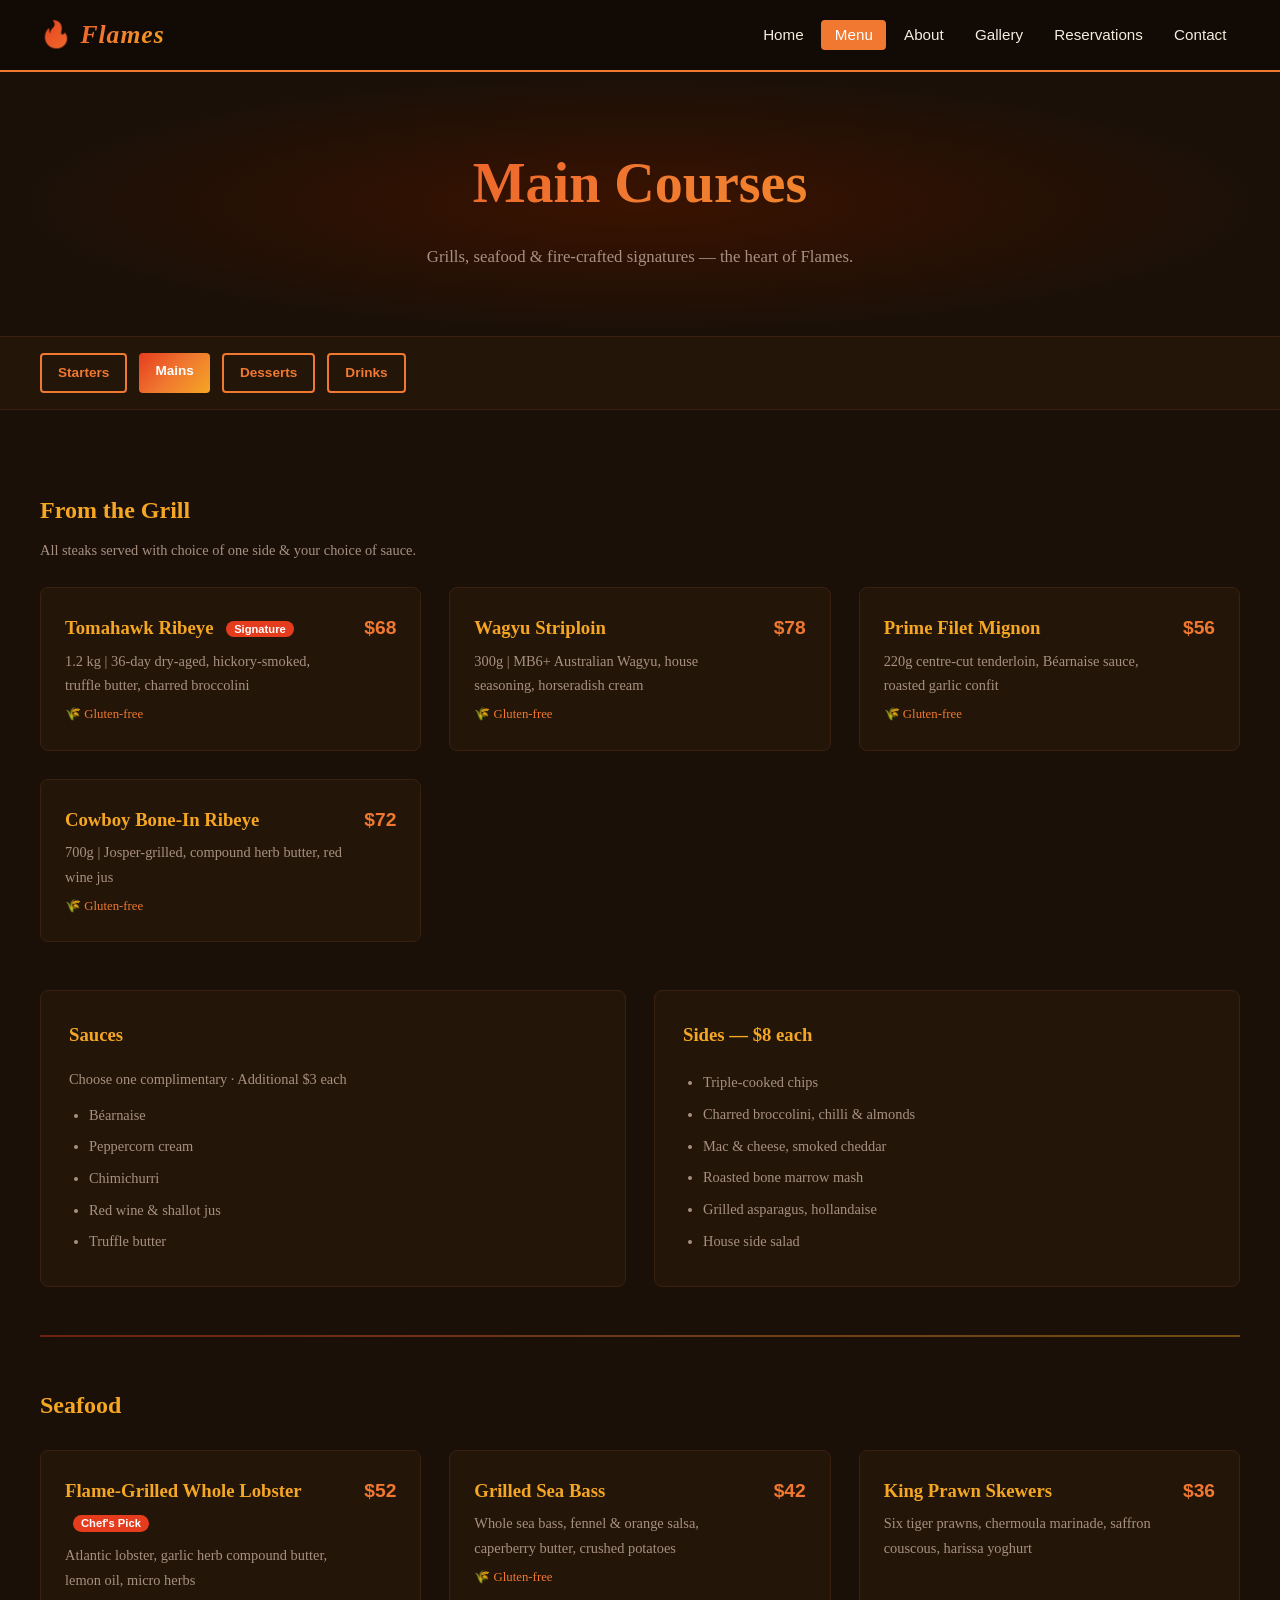
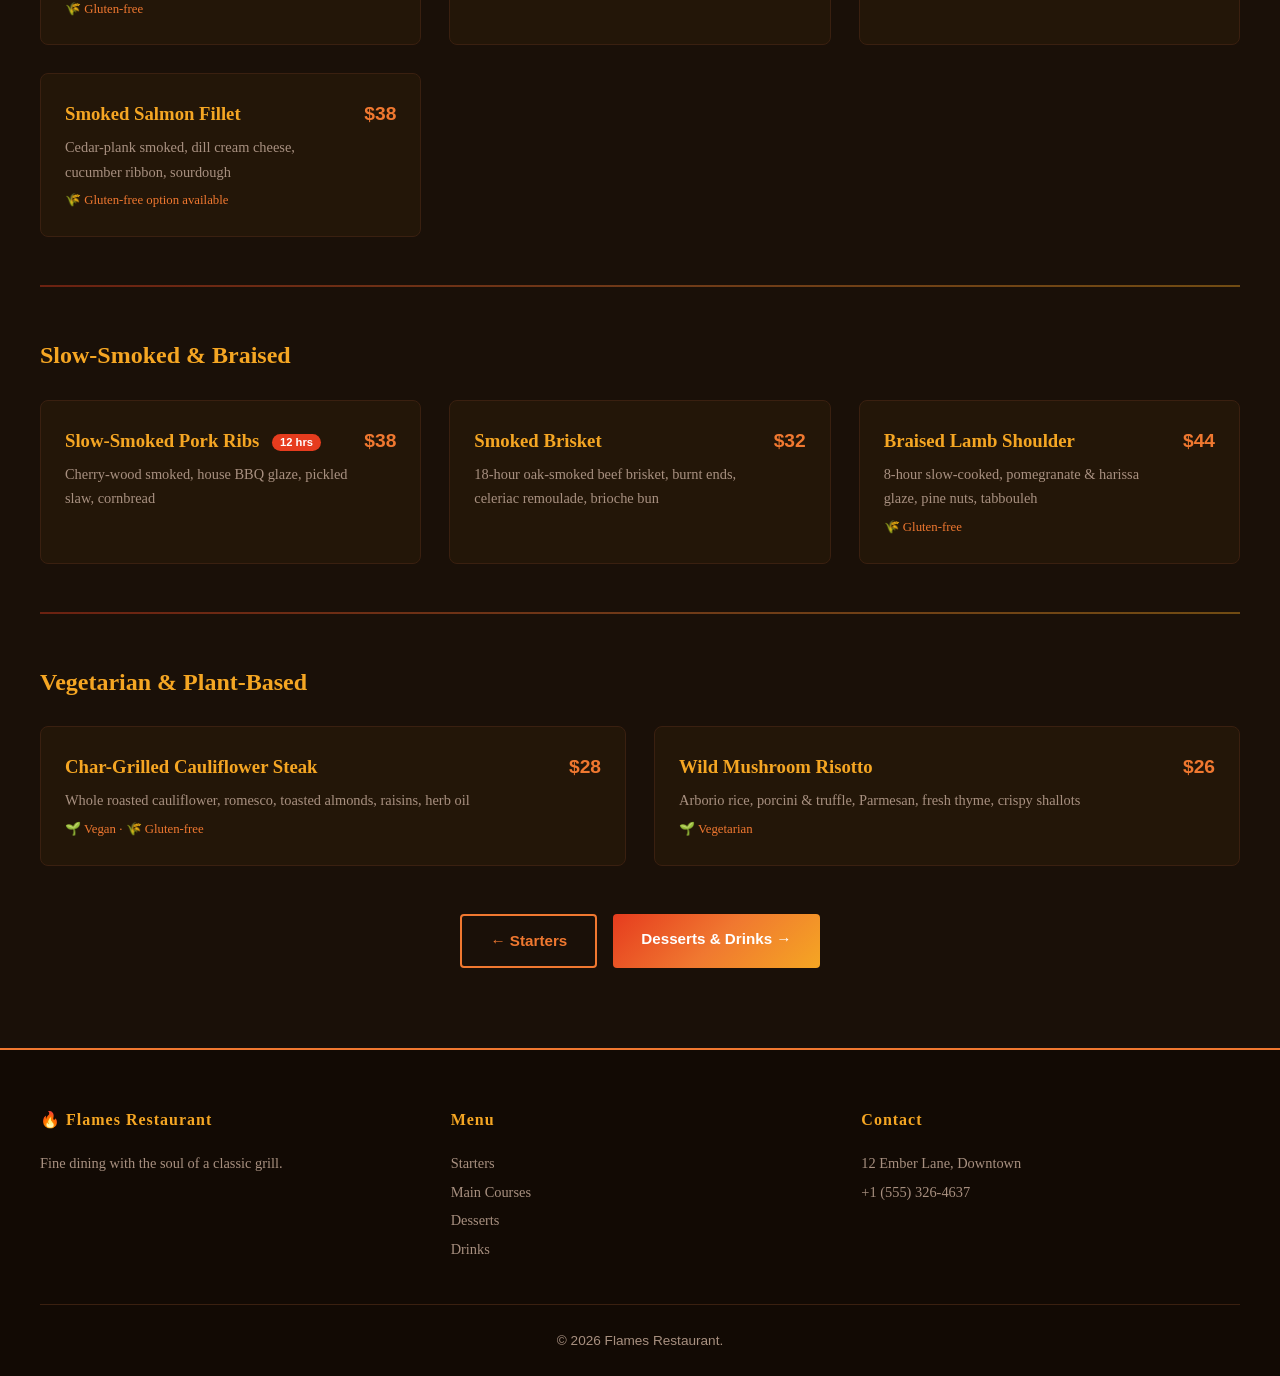
<file: menu/mains.html>
<!DOCTYPE html>
<html lang="en">
<head>
  <meta charset="UTF-8" />
  <meta name="viewport" content="width=device-width, initial-scale=1.0" />
  <title>Main Courses — Flames Restaurant</title>
  <link rel="stylesheet" href="../css/styles.css" />
</head>
<body>

  <nav>
    <div class="nav-inner">
      <a class="nav-logo" href="../index.html">🔥 <span>Flames</span></a>
      <ul class="nav-links">
        <li><a href="../index.html">Home</a></li>
        <li><a href="index.html" class="active">Menu</a></li>
        <li><a href="../about/index.html">About</a></li>
        <li><a href="../gallery/index.html">Gallery</a></li>
        <li><a href="../reservations/index.html">Reservations</a></li>
        <li><a href="../contact/index.html">Contact</a></li>
      </ul>
    </div>
  </nav>

  <div class="page-header">
    <h1>Main Courses</h1>
    <p>Grills, seafood &amp; fire-crafted signatures — the heart of Flames.</p>
  </div>

  <!-- MENU NAV -->
  <div style="background:var(--dark-card);border-bottom:1px solid var(--border);padding:1rem 2rem;">
    <div style="max-width:1200px;margin:0 auto;display:flex;gap:0.75rem;flex-wrap:wrap">
      <a href="starters.html" class="btn btn-outline" style="padding:0.4rem 1rem;font-size:0.85rem">Starters</a>
      <a href="mains.html" class="btn btn-primary" style="padding:0.4rem 1rem;font-size:0.85rem">Mains</a>
      <a href="desserts.html" class="btn btn-outline" style="padding:0.4rem 1rem;font-size:0.85rem">Desserts</a>
      <a href="desserts.html#drinks" class="btn btn-outline" style="padding:0.4rem 1rem;font-size:0.85rem">Drinks</a>
    </div>
  </div>

  <section class="section">
    <div class="container">

      <!-- FROM THE GRILL -->
      <h2 style="color:var(--flame-amber);margin-bottom:0.5rem">From the Grill</h2>
      <p style="color:var(--text-muted);font-size:0.9rem;margin-bottom:1.5rem">All steaks served with choice of one side &amp; your choice of sauce.</p>
      <div class="grid-2" style="margin-bottom:3rem">
        <div class="menu-item">
          <div class="menu-item-info">
            <h3>Tomahawk Ribeye <span class="menu-item-badge">Signature</span></h3>
            <p>1.2 kg | 36-day dry-aged, hickory-smoked, truffle butter, charred broccolini</p>
            <p style="font-size:0.8rem;margin-top:0.4rem;color:var(--flame-orange)">🌾 Gluten-free</p>
          </div>
          <div class="menu-item-price">$68</div>
        </div>
        <div class="menu-item">
          <div class="menu-item-info">
            <h3>Wagyu Striploin</h3>
            <p>300g | MB6+ Australian Wagyu, house seasoning, horseradish cream</p>
            <p style="font-size:0.8rem;margin-top:0.4rem;color:var(--flame-orange)">🌾 Gluten-free</p>
          </div>
          <div class="menu-item-price">$78</div>
        </div>
        <div class="menu-item">
          <div class="menu-item-info">
            <h3>Prime Filet Mignon</h3>
            <p>220g centre-cut tenderloin, Béarnaise sauce, roasted garlic confit</p>
            <p style="font-size:0.8rem;margin-top:0.4rem;color:var(--flame-orange)">🌾 Gluten-free</p>
          </div>
          <div class="menu-item-price">$56</div>
        </div>
        <div class="menu-item">
          <div class="menu-item-info">
            <h3>Cowboy Bone-In Ribeye</h3>
            <p>700g | Josper-grilled, compound herb butter, red wine jus</p>
            <p style="font-size:0.8rem;margin-top:0.4rem;color:var(--flame-orange)">🌾 Gluten-free</p>
          </div>
          <div class="menu-item-price">$72</div>
        </div>
      </div>

      <!-- SAUCES & SIDES -->
      <div class="grid-2" style="margin-bottom:3rem">
        <div class="info-block">
          <h3>Sauces</h3>
          <p style="color:var(--text-muted);font-size:0.9rem;margin-bottom:0.5rem">Choose one complimentary · Additional $3 each</p>
          <ul style="color:var(--text-muted);font-size:0.9rem;list-style:disc;padding-left:1.25rem;line-height:2.2">
            <li>Béarnaise</li>
            <li>Peppercorn cream</li>
            <li>Chimichurri</li>
            <li>Red wine &amp; shallot jus</li>
            <li>Truffle butter</li>
          </ul>
        </div>
        <div class="info-block">
          <h3>Sides — $8 each</h3>
          <ul style="color:var(--text-muted);font-size:0.9rem;list-style:disc;padding-left:1.25rem;line-height:2.2">
            <li>Triple-cooked chips</li>
            <li>Charred broccolini, chilli &amp; almonds</li>
            <li>Mac &amp; cheese, smoked cheddar</li>
            <li>Roasted bone marrow mash</li>
            <li>Grilled asparagus, hollandaise</li>
            <li>House side salad</li>
          </ul>
        </div>
      </div>

      <hr class="divider" />

      <!-- SEAFOOD -->
      <h2 style="color:var(--flame-amber);margin-bottom:1.5rem">Seafood</h2>
      <div class="grid-2" style="margin-bottom:3rem">
        <div class="menu-item">
          <div class="menu-item-info">
            <h3>Flame-Grilled Whole Lobster <span class="menu-item-badge">Chef's Pick</span></h3>
            <p>Atlantic lobster, garlic herb compound butter, lemon oil, micro herbs</p>
            <p style="font-size:0.8rem;margin-top:0.4rem;color:var(--flame-orange)">🌾 Gluten-free</p>
          </div>
          <div class="menu-item-price">$52</div>
        </div>
        <div class="menu-item">
          <div class="menu-item-info">
            <h3>Grilled Sea Bass</h3>
            <p>Whole sea bass, fennel &amp; orange salsa, caperberry butter, crushed potatoes</p>
            <p style="font-size:0.8rem;margin-top:0.4rem;color:var(--flame-orange)">🌾 Gluten-free</p>
          </div>
          <div class="menu-item-price">$42</div>
        </div>
        <div class="menu-item">
          <div class="menu-item-info">
            <h3>King Prawn Skewers</h3>
            <p>Six tiger prawns, chermoula marinade, saffron couscous, harissa yoghurt</p>
          </div>
          <div class="menu-item-price">$36</div>
        </div>
        <div class="menu-item">
          <div class="menu-item-info">
            <h3>Smoked Salmon Fillet</h3>
            <p>Cedar-plank smoked, dill cream cheese, cucumber ribbon, sourdough</p>
            <p style="font-size:0.8rem;margin-top:0.4rem;color:var(--flame-orange)">🌾 Gluten-free option available</p>
          </div>
          <div class="menu-item-price">$38</div>
        </div>
      </div>

      <hr class="divider" />

      <!-- SLOW-SMOKED -->
      <h2 style="color:var(--flame-amber);margin-bottom:1.5rem">Slow-Smoked &amp; Braised</h2>
      <div class="grid-2" style="margin-bottom:3rem">
        <div class="menu-item">
          <div class="menu-item-info">
            <h3>Slow-Smoked Pork Ribs <span class="menu-item-badge">12 hrs</span></h3>
            <p>Cherry-wood smoked, house BBQ glaze, pickled slaw, cornbread</p>
          </div>
          <div class="menu-item-price">$38</div>
        </div>
        <div class="menu-item">
          <div class="menu-item-info">
            <h3>Smoked Brisket</h3>
            <p>18-hour oak-smoked beef brisket, burnt ends, celeriac remoulade, brioche bun</p>
          </div>
          <div class="menu-item-price">$32</div>
        </div>
        <div class="menu-item">
          <div class="menu-item-info">
            <h3>Braised Lamb Shoulder</h3>
            <p>8-hour slow-cooked, pomegranate &amp; harissa glaze, pine nuts, tabbouleh</p>
            <p style="font-size:0.8rem;margin-top:0.4rem;color:var(--flame-orange)">🌾 Gluten-free</p>
          </div>
          <div class="menu-item-price">$44</div>
        </div>
      </div>

      <hr class="divider" />

      <!-- VEGETARIAN -->
      <h2 style="color:var(--flame-amber);margin-bottom:1.5rem">Vegetarian &amp; Plant-Based</h2>
      <div class="grid-2" style="margin-bottom:3rem">
        <div class="menu-item">
          <div class="menu-item-info">
            <h3>Char-Grilled Cauliflower Steak</h3>
            <p>Whole roasted cauliflower, romesco, toasted almonds, raisins, herb oil</p>
            <p style="font-size:0.8rem;margin-top:0.4rem;color:var(--flame-orange)">🌱 Vegan · 🌾 Gluten-free</p>
          </div>
          <div class="menu-item-price">$28</div>
        </div>
        <div class="menu-item">
          <div class="menu-item-info">
            <h3>Wild Mushroom Risotto</h3>
            <p>Arborio rice, porcini &amp; truffle, Parmesan, fresh thyme, crispy shallots</p>
            <p style="font-size:0.8rem;margin-top:0.4rem;color:var(--flame-orange)">🌱 Vegetarian</p>
          </div>
          <div class="menu-item-price">$26</div>
        </div>
      </div>

      <div style="display:flex;gap:1rem;justify-content:center;flex-wrap:wrap">
        <a href="starters.html" class="btn btn-outline">← Starters</a>
        <a href="desserts.html" class="btn btn-primary">Desserts &amp; Drinks →</a>
      </div>

    </div>
  </section>

  <footer>
    <div class="footer-inner">
      <div class="footer-col">
        <h4>🔥 Flames Restaurant</h4>
        <p>Fine dining with the soul of a classic grill.</p>
      </div>
      <div class="footer-col">
        <h4>Menu</h4>
        <ul>
          <li><a href="starters.html">Starters</a></li>
          <li><a href="mains.html">Main Courses</a></li>
          <li><a href="desserts.html">Desserts</a></li>
          <li><a href="desserts.html#drinks">Drinks</a></li>
        </ul>
      </div>
      <div class="footer-col">
        <h4>Contact</h4>
        <p>12 Ember Lane, Downtown</p>
        <p>+1 (555) 326-4637</p>
      </div>
    </div>
    <div class="footer-bottom">&copy; 2026 Flames Restaurant.</div>
  </footer>

</body>
</html>
</file>
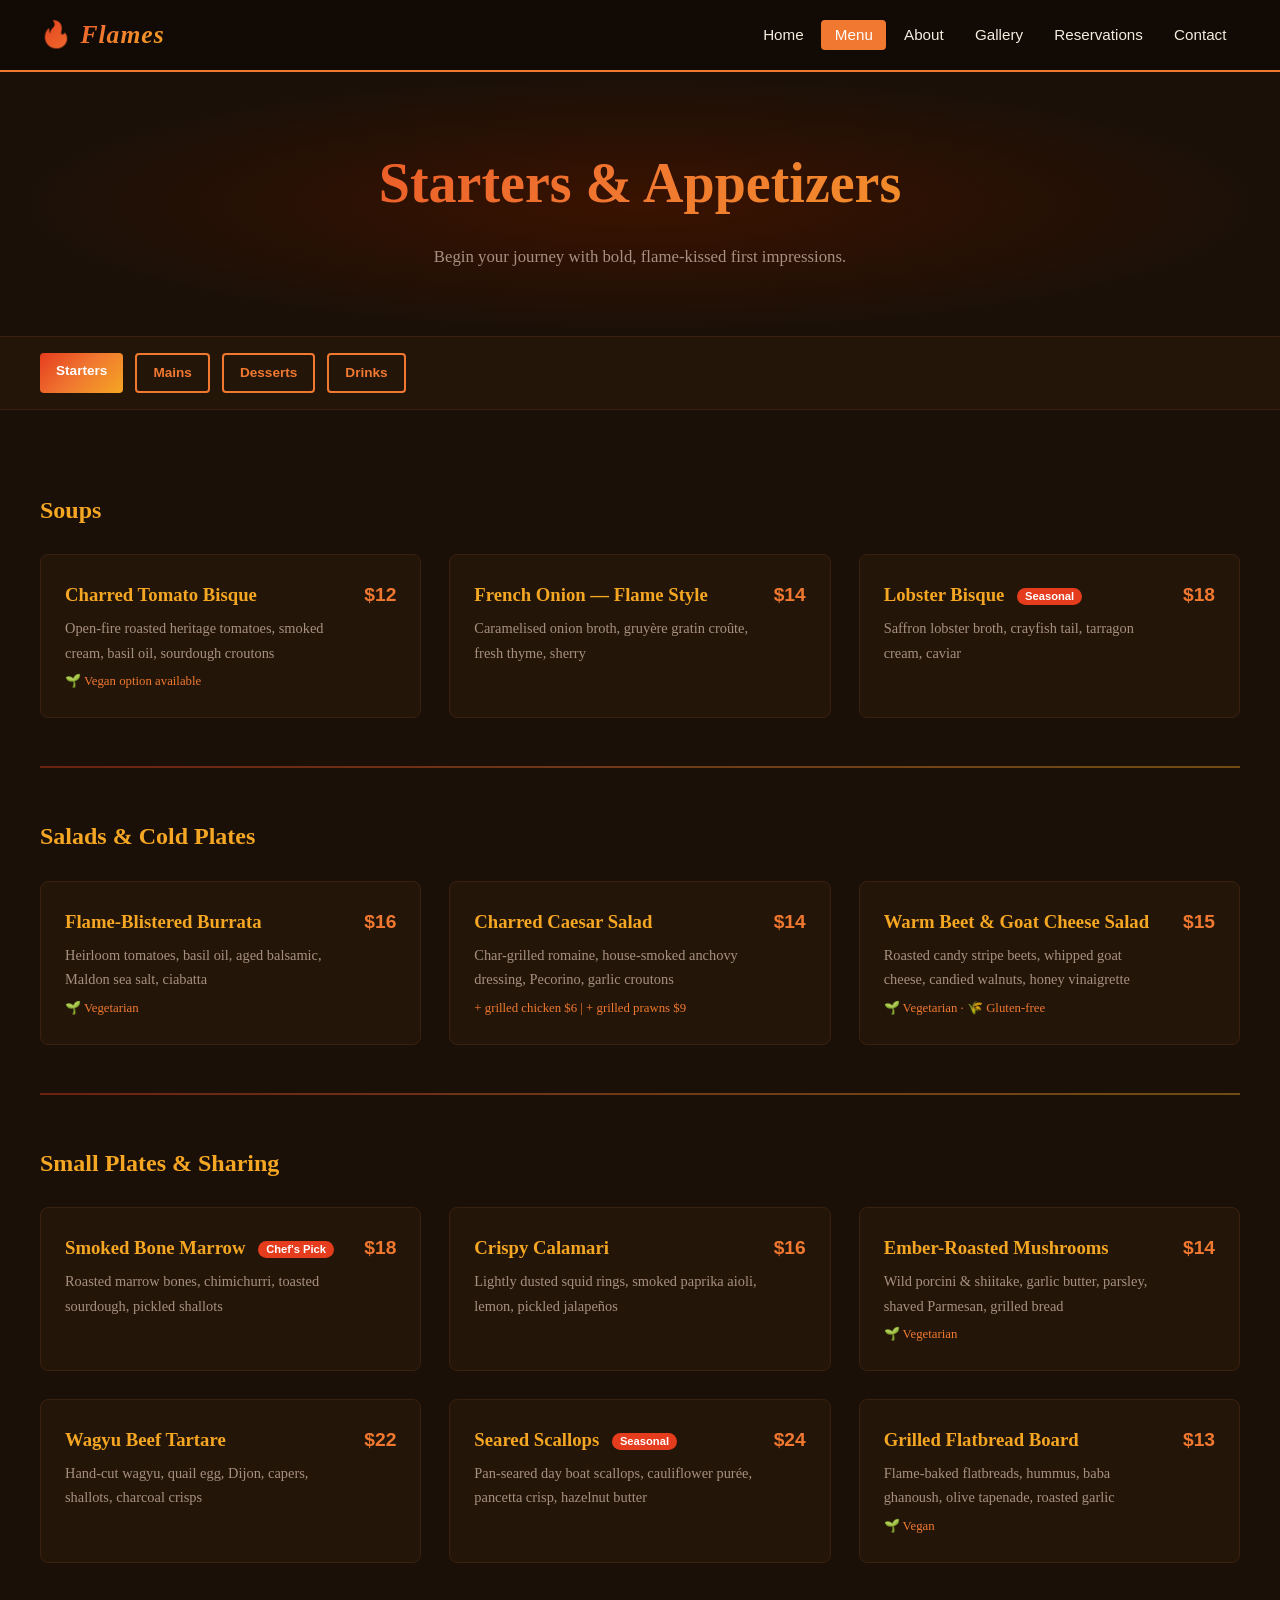
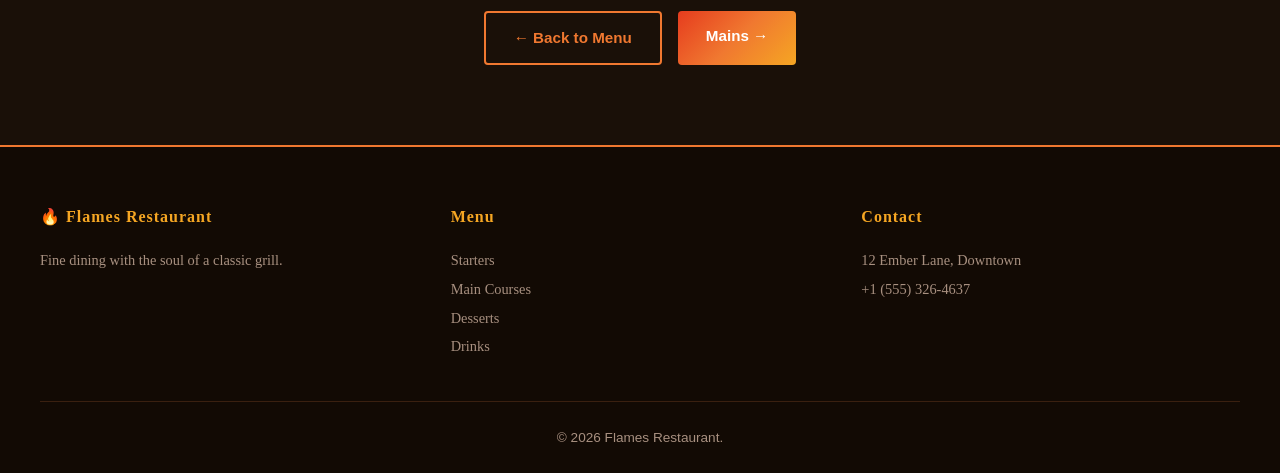
<file: menu/starters.html>
<!DOCTYPE html>
<html lang="en">
<head>
  <meta charset="UTF-8" />
  <meta name="viewport" content="width=device-width, initial-scale=1.0" />
  <title>Starters — Flames Restaurant</title>
  <link rel="stylesheet" href="../css/styles.css" />
</head>
<body>

  <nav>
    <div class="nav-inner">
      <a class="nav-logo" href="../index.html">🔥 <span>Flames</span></a>
      <ul class="nav-links">
        <li><a href="../index.html">Home</a></li>
        <li><a href="index.html" class="active">Menu</a></li>
        <li><a href="../about/index.html">About</a></li>
        <li><a href="../gallery/index.html">Gallery</a></li>
        <li><a href="../reservations/index.html">Reservations</a></li>
        <li><a href="../contact/index.html">Contact</a></li>
      </ul>
    </div>
  </nav>

  <div class="page-header">
    <h1>Starters &amp; Appetizers</h1>
    <p>Begin your journey with bold, flame-kissed first impressions.</p>
  </div>

  <!-- MENU NAV -->
  <div style="background:var(--dark-card);border-bottom:1px solid var(--border);padding:1rem 2rem;">
    <div style="max-width:1200px;margin:0 auto;display:flex;gap:0.75rem;flex-wrap:wrap">
      <a href="starters.html" class="btn btn-primary" style="padding:0.4rem 1rem;font-size:0.85rem">Starters</a>
      <a href="mains.html" class="btn btn-outline" style="padding:0.4rem 1rem;font-size:0.85rem">Mains</a>
      <a href="desserts.html" class="btn btn-outline" style="padding:0.4rem 1rem;font-size:0.85rem">Desserts</a>
      <a href="desserts.html#drinks" class="btn btn-outline" style="padding:0.4rem 1rem;font-size:0.85rem">Drinks</a>
    </div>
  </div>

  <section class="section">
    <div class="container">

      <!-- SOUPS -->
      <h2 style="color:var(--flame-amber);margin-bottom:1.5rem">Soups</h2>
      <div class="grid-2" style="margin-bottom:3rem">
        <div class="menu-item">
          <div class="menu-item-info">
            <h3>Charred Tomato Bisque</h3>
            <p>Open-fire roasted heritage tomatoes, smoked cream, basil oil, sourdough croutons</p>
            <p style="font-size:0.8rem;margin-top:0.4rem;color:var(--flame-orange)">🌱 Vegan option available</p>
          </div>
          <div class="menu-item-price">$12</div>
        </div>
        <div class="menu-item">
          <div class="menu-item-info">
            <h3>French Onion — Flame Style</h3>
            <p>Caramelised onion broth, gruyère gratin croûte, fresh thyme, sherry</p>
          </div>
          <div class="menu-item-price">$14</div>
        </div>
        <div class="menu-item">
          <div class="menu-item-info">
            <h3>Lobster Bisque <span class="menu-item-badge">Seasonal</span></h3>
            <p>Saffron lobster broth, crayfish tail, tarragon cream, caviar</p>
          </div>
          <div class="menu-item-price">$18</div>
        </div>
      </div>

      <hr class="divider" />

      <!-- SALADS -->
      <h2 style="color:var(--flame-amber);margin-bottom:1.5rem">Salads &amp; Cold Plates</h2>
      <div class="grid-2" style="margin-bottom:3rem">
        <div class="menu-item">
          <div class="menu-item-info">
            <h3>Flame-Blistered Burrata</h3>
            <p>Heirloom tomatoes, basil oil, aged balsamic, Maldon sea salt, ciabatta</p>
            <p style="font-size:0.8rem;margin-top:0.4rem;color:var(--flame-orange)">🌱 Vegetarian</p>
          </div>
          <div class="menu-item-price">$16</div>
        </div>
        <div class="menu-item">
          <div class="menu-item-info">
            <h3>Charred Caesar Salad</h3>
            <p>Char-grilled romaine, house-smoked anchovy dressing, Pecorino, garlic croutons</p>
            <p style="font-size:0.8rem;margin-top:0.4rem;color:var(--flame-orange)">+ grilled chicken $6 | + grilled prawns $9</p>
          </div>
          <div class="menu-item-price">$14</div>
        </div>
        <div class="menu-item">
          <div class="menu-item-info">
            <h3>Warm Beet &amp; Goat Cheese Salad</h3>
            <p>Roasted candy stripe beets, whipped goat cheese, candied walnuts, honey vinaigrette</p>
            <p style="font-size:0.8rem;margin-top:0.4rem;color:var(--flame-orange)">🌱 Vegetarian · 🌾 Gluten-free</p>
          </div>
          <div class="menu-item-price">$15</div>
        </div>
      </div>

      <hr class="divider" />

      <!-- SMALL PLATES -->
      <h2 style="color:var(--flame-amber);margin-bottom:1.5rem">Small Plates &amp; Sharing</h2>
      <div class="grid-2" style="margin-bottom:3rem">
        <div class="menu-item">
          <div class="menu-item-info">
            <h3>Smoked Bone Marrow <span class="menu-item-badge">Chef's Pick</span></h3>
            <p>Roasted marrow bones, chimichurri, toasted sourdough, pickled shallots</p>
          </div>
          <div class="menu-item-price">$18</div>
        </div>
        <div class="menu-item">
          <div class="menu-item-info">
            <h3>Crispy Calamari</h3>
            <p>Lightly dusted squid rings, smoked paprika aioli, lemon, pickled jalapeños</p>
          </div>
          <div class="menu-item-price">$16</div>
        </div>
        <div class="menu-item">
          <div class="menu-item-info">
            <h3>Ember-Roasted Mushrooms</h3>
            <p>Wild porcini &amp; shiitake, garlic butter, parsley, shaved Parmesan, grilled bread</p>
            <p style="font-size:0.8rem;margin-top:0.4rem;color:var(--flame-orange)">🌱 Vegetarian</p>
          </div>
          <div class="menu-item-price">$14</div>
        </div>
        <div class="menu-item">
          <div class="menu-item-info">
            <h3>Wagyu Beef Tartare</h3>
            <p>Hand-cut wagyu, quail egg, Dijon, capers, shallots, charcoal crisps</p>
          </div>
          <div class="menu-item-price">$22</div>
        </div>
        <div class="menu-item">
          <div class="menu-item-info">
            <h3>Seared Scallops <span class="menu-item-badge">Seasonal</span></h3>
            <p>Pan-seared day boat scallops, cauliflower purée, pancetta crisp, hazelnut butter</p>
          </div>
          <div class="menu-item-price">$24</div>
        </div>
        <div class="menu-item">
          <div class="menu-item-info">
            <h3>Grilled Flatbread Board</h3>
            <p>Flame-baked flatbreads, hummus, baba ghanoush, olive tapenade, roasted garlic</p>
            <p style="font-size:0.8rem;margin-top:0.4rem;color:var(--flame-orange)">🌱 Vegan</p>
          </div>
          <div class="menu-item-price">$13</div>
        </div>
      </div>

      <div style="display:flex;gap:1rem;justify-content:center;flex-wrap:wrap">
        <a href="index.html" class="btn btn-outline">← Back to Menu</a>
        <a href="mains.html" class="btn btn-primary">Mains →</a>
      </div>

    </div>
  </section>

  <footer>
    <div class="footer-inner">
      <div class="footer-col">
        <h4>🔥 Flames Restaurant</h4>
        <p>Fine dining with the soul of a classic grill.</p>
      </div>
      <div class="footer-col">
        <h4>Menu</h4>
        <ul>
          <li><a href="starters.html">Starters</a></li>
          <li><a href="mains.html">Main Courses</a></li>
          <li><a href="desserts.html">Desserts</a></li>
          <li><a href="desserts.html#drinks">Drinks</a></li>
        </ul>
      </div>
      <div class="footer-col">
        <h4>Contact</h4>
        <p>12 Ember Lane, Downtown</p>
        <p>+1 (555) 326-4637</p>
      </div>
    </div>
    <div class="footer-bottom">&copy; 2026 Flames Restaurant.</div>
  </footer>

</body>
</html>
</file>
<file: css/styles.css>
/* ===== FLAMES RESTAURANT — SHARED STYLES ===== */

*, *::before, *::after { box-sizing: border-box; margin: 0; padding: 0; }

:root {
  --flame-red:    #e63c1e;
  --flame-orange: #f07830;
  --flame-amber:  #f5a623;
  --dark-bg:      #1a1008;
  --dark-card:    #231608;
  --dark-nav:     #120a04;
  --text-light:   #f5ece0;
  --text-muted:   #a89080;
  --border:       #3a2010;
  --gradient:     linear-gradient(135deg, var(--flame-red), var(--flame-orange), var(--flame-amber));
}

html { scroll-behavior: smooth; }

body {
  font-family: 'Georgia', serif;
  background: var(--dark-bg);
  color: var(--text-light);
  line-height: 1.7;
  min-height: 100vh;
}

/* ===== NAVIGATION ===== */
nav {
  background: var(--dark-nav);
  border-bottom: 2px solid var(--flame-orange);
  position: sticky;
  top: 0;
  z-index: 100;
  padding: 0 2rem;
}

.nav-inner {
  max-width: 1200px;
  margin: 0 auto;
  display: flex;
  align-items: center;
  justify-content: space-between;
  height: 70px;
}

.nav-logo {
  font-size: 1.6rem;
  font-weight: bold;
  background: var(--gradient);
  -webkit-background-clip: text;
  -webkit-text-fill-color: transparent;
  background-clip: text;
  text-decoration: none;
  letter-spacing: 1px;
}

.nav-logo span { font-style: italic; }

.nav-links {
  display: flex;
  gap: 0.25rem;
  list-style: none;
}

.nav-links a {
  color: var(--text-light);
  text-decoration: none;
  padding: 0.4rem 0.85rem;
  border-radius: 4px;
  font-size: 0.95rem;
  transition: background 0.2s, color 0.2s;
  font-family: 'Arial', sans-serif;
}

.nav-links a:hover,
.nav-links a.active {
  background: var(--flame-orange);
  color: #fff;
}

/* ===== HERO ===== */
.hero {
  position: relative;
  min-height: 520px;
  display: flex;
  align-items: center;
  justify-content: center;
  text-align: center;
  overflow: hidden;
  background: radial-gradient(ellipse at center bottom, #5c1a00 0%, #1a1008 70%);
  padding: 4rem 2rem;
}

.hero::before {
  content: '';
  position: absolute;
  inset: 0;
  background: url("data:image/svg+xml,%3Csvg xmlns='http://www.w3.org/2000/svg' width='800' height='520'%3E%3Cdefs%3E%3CradialGradient id='g' cx='50%25' cy='80%25' r='60%25'%3E%3Cstop offset='0%25' stop-color='%23e63c1e' stop-opacity='.25'/%3E%3Cstop offset='100%25' stop-color='transparent'/%3E%3C/radialGradient%3E%3C/defs%3E%3Crect fill='url(%23g)' width='800' height='520'/%3E%3C/svg%3E") center/cover;
}

.hero-content { position: relative; z-index: 1; max-width: 700px; }

.hero-eyebrow {
  font-family: 'Arial', sans-serif;
  font-size: 0.85rem;
  letter-spacing: 4px;
  text-transform: uppercase;
  color: var(--flame-amber);
  margin-bottom: 1rem;
}

.hero h1 {
  font-size: clamp(2.5rem, 6vw, 4.5rem);
  background: var(--gradient);
  -webkit-background-clip: text;
  -webkit-text-fill-color: transparent;
  background-clip: text;
  line-height: 1.1;
  margin-bottom: 1.25rem;
}

.hero p {
  font-size: 1.15rem;
  color: var(--text-muted);
  max-width: 500px;
  margin: 0 auto 2rem;
}

.hero-cta {
  display: inline-flex;
  gap: 1rem;
  flex-wrap: wrap;
  justify-content: center;
}

/* ===== BUTTONS ===== */
.btn {
  display: inline-block;
  padding: 0.75rem 1.75rem;
  border-radius: 4px;
  font-family: 'Arial', sans-serif;
  font-size: 0.95rem;
  font-weight: bold;
  text-decoration: none;
  cursor: pointer;
  border: none;
  transition: transform 0.15s, box-shadow 0.15s;
}

.btn:hover { transform: translateY(-2px); box-shadow: 0 6px 20px rgba(230,60,30,0.4); }

.btn-primary {
  background: var(--gradient);
  color: #fff;
}

.btn-outline {
  background: transparent;
  border: 2px solid var(--flame-orange);
  color: var(--flame-orange);
}

.btn-outline:hover { background: var(--flame-orange); color: #fff; }

/* ===== SECTIONS ===== */
.section { padding: 5rem 2rem; }
.section-alt { background: var(--dark-card); }

.container { max-width: 1200px; margin: 0 auto; }

.section-header { text-align: center; margin-bottom: 3.5rem; }

.section-header .eyebrow {
  font-family: 'Arial', sans-serif;
  font-size: 0.8rem;
  letter-spacing: 4px;
  text-transform: uppercase;
  color: var(--flame-amber);
  display: block;
  margin-bottom: 0.5rem;
}

.section-header h2 {
  font-size: clamp(1.8rem, 4vw, 2.8rem);
  background: var(--gradient);
  -webkit-background-clip: text;
  -webkit-text-fill-color: transparent;
  background-clip: text;
}

.section-header p {
  color: var(--text-muted);
  margin-top: 0.75rem;
  max-width: 540px;
  margin-left: auto;
  margin-right: auto;
}

/* ===== CARDS ===== */
.grid-3 { display: grid; grid-template-columns: repeat(auto-fit, minmax(280px, 1fr)); gap: 1.75rem; }
.grid-2 { display: grid; grid-template-columns: repeat(auto-fit, minmax(340px, 1fr)); gap: 1.75rem; }
.grid-4 { display: grid; grid-template-columns: repeat(auto-fit, minmax(220px, 1fr)); gap: 1.5rem; }

.card {
  background: var(--dark-card);
  border: 1px solid var(--border);
  border-radius: 8px;
  overflow: hidden;
  transition: border-color 0.2s, transform 0.2s;
}

.card:hover { border-color: var(--flame-orange); transform: translateY(-3px); }

.card-img {
  width: 100%;
  height: 200px;
  object-fit: cover;
  background: linear-gradient(135deg, #2a1005, #4a1a08);
  display: flex;
  align-items: center;
  justify-content: center;
  font-size: 3.5rem;
}

.card-body { padding: 1.5rem; }
.card-body h3 { font-size: 1.2rem; margin-bottom: 0.5rem; color: var(--flame-amber); }
.card-body p { font-size: 0.95rem; color: var(--text-muted); }
.card-price { margin-top: 0.75rem; font-size: 1.1rem; color: var(--flame-orange); font-weight: bold; font-family: 'Arial', sans-serif; }

/* ===== MENU ITEMS ===== */
.menu-item {
  background: var(--dark-card);
  border: 1px solid var(--border);
  border-radius: 8px;
  padding: 1.5rem;
  display: flex;
  justify-content: space-between;
  align-items: flex-start;
  gap: 1rem;
  transition: border-color 0.2s;
}
.menu-item:hover { border-color: var(--flame-orange); }
.menu-item-info h3 { color: var(--flame-amber); margin-bottom: 0.3rem; }
.menu-item-info p { font-size: 0.9rem; color: var(--text-muted); }
.menu-item-badge { font-size: 0.7rem; font-family: 'Arial', sans-serif; background: var(--flame-red); color: #fff; padding: 0.15rem 0.5rem; border-radius: 20px; margin-left: 0.5rem; vertical-align: middle; }
.menu-item-price { font-size: 1.2rem; color: var(--flame-orange); font-weight: bold; font-family: 'Arial', sans-serif; white-space: nowrap; }

/* ===== DIVIDER ===== */
.divider {
  height: 2px;
  background: var(--gradient);
  border: none;
  margin: 3rem 0;
  opacity: 0.4;
}

/* ===== PAGE HEADER ===== */
.page-header {
  background: radial-gradient(ellipse at center, #3a1200 0%, var(--dark-bg) 70%);
  padding: 4rem 2rem;
  text-align: center;
  border-bottom: 1px solid var(--border);
}

.page-header h1 {
  font-size: clamp(2rem, 5vw, 3.5rem);
  background: var(--gradient);
  -webkit-background-clip: text;
  -webkit-text-fill-color: transparent;
  background-clip: text;
}

.page-header p { color: var(--text-muted); margin-top: 0.75rem; font-size: 1.05rem; }

/* ===== FORM ===== */
.form-group { margin-bottom: 1.25rem; }
.form-group label { display: block; margin-bottom: 0.4rem; font-size: 0.9rem; color: var(--text-muted); font-family: 'Arial', sans-serif; }
.form-group input,
.form-group select,
.form-group textarea {
  width: 100%;
  padding: 0.75rem 1rem;
  background: #0e0704;
  border: 1px solid var(--border);
  border-radius: 4px;
  color: var(--text-light);
  font-family: 'Arial', sans-serif;
  font-size: 0.95rem;
  transition: border-color 0.2s;
}
.form-group input:focus,
.form-group select:focus,
.form-group textarea:focus {
  outline: none;
  border-color: var(--flame-orange);
}
.form-group textarea { resize: vertical; min-height: 120px; }
.form-row { display: grid; grid-template-columns: 1fr 1fr; gap: 1rem; }

/* ===== FOOTER ===== */
footer {
  background: var(--dark-nav);
  border-top: 2px solid var(--flame-orange);
  padding: 3.5rem 2rem 1.5rem;
}

.footer-inner {
  max-width: 1200px;
  margin: 0 auto;
  display: grid;
  grid-template-columns: repeat(auto-fit, minmax(220px, 1fr));
  gap: 2rem;
  margin-bottom: 2.5rem;
}

.footer-col h4 {
  color: var(--flame-amber);
  margin-bottom: 1rem;
  font-size: 1rem;
  letter-spacing: 1px;
}

.footer-col p,
.footer-col a,
.footer-col li {
  color: var(--text-muted);
  font-size: 0.9rem;
  line-height: 2;
  text-decoration: none;
  list-style: none;
}

.footer-col a:hover { color: var(--flame-orange); }

.footer-bottom {
  max-width: 1200px;
  margin: 0 auto;
  text-align: center;
  padding-top: 1.5rem;
  border-top: 1px solid var(--border);
  color: var(--text-muted);
  font-size: 0.85rem;
  font-family: 'Arial', sans-serif;
}

/* ===== GALLERY GRID ===== */
.gallery-grid {
  display: grid;
  grid-template-columns: repeat(auto-fit, minmax(260px, 1fr));
  gap: 1rem;
}

.gallery-item {
  aspect-ratio: 4/3;
  background: linear-gradient(135deg, #2a1005, #5a2510);
  border-radius: 8px;
  display: flex;
  align-items: center;
  justify-content: center;
  font-size: 3rem;
  border: 1px solid var(--border);
  overflow: hidden;
  position: relative;
  cursor: pointer;
  transition: transform 0.2s, border-color 0.2s;
}

.gallery-item:hover { transform: scale(1.02); border-color: var(--flame-orange); }

.gallery-item .gallery-overlay {
  position: absolute;
  inset: 0;
  background: rgba(230,60,30,0.0);
  display: flex;
  flex-direction: column;
  align-items: center;
  justify-content: flex-end;
  padding: 1rem;
  transition: background 0.2s;
}

.gallery-item:hover .gallery-overlay { background: rgba(0,0,0,0.5); }
.gallery-label { color: transparent; font-size: 0.9rem; font-family: 'Arial', sans-serif; transition: color 0.2s; }
.gallery-item:hover .gallery-label { color: var(--text-light); }

/* ===== CONTACT INFO ===== */
.info-block {
  background: var(--dark-card);
  border: 1px solid var(--border);
  border-radius: 8px;
  padding: 1.75rem;
}
.info-block h3 { color: var(--flame-amber); margin-bottom: 1rem; }
.info-row { display: flex; gap: 0.75rem; margin-bottom: 0.75rem; align-items: flex-start; }
.info-icon { font-size: 1.2rem; flex-shrink: 0; margin-top: 0.1rem; }
.info-row p { color: var(--text-muted); font-size: 0.95rem; }

/* ===== TEAM ===== */
.team-card {
  background: var(--dark-card);
  border: 1px solid var(--border);
  border-radius: 8px;
  text-align: center;
  padding: 2rem 1.5rem;
  transition: border-color 0.2s;
}
.team-card:hover { border-color: var(--flame-orange); }
.team-avatar { font-size: 3.5rem; margin-bottom: 1rem; }
.team-card h3 { color: var(--flame-amber); margin-bottom: 0.25rem; }
.team-card .role { font-size: 0.85rem; color: var(--flame-orange); font-family: 'Arial', sans-serif; letter-spacing: 1px; margin-bottom: 0.75rem; }
.team-card p { font-size: 0.9rem; color: var(--text-muted); }

/* ===== RESPONSIVE ===== */
@media (max-width: 768px) {
  .nav-links { display: none; }
  .form-row { grid-template-columns: 1fr; }
  .hero { min-height: 400px; }
}
</file>
